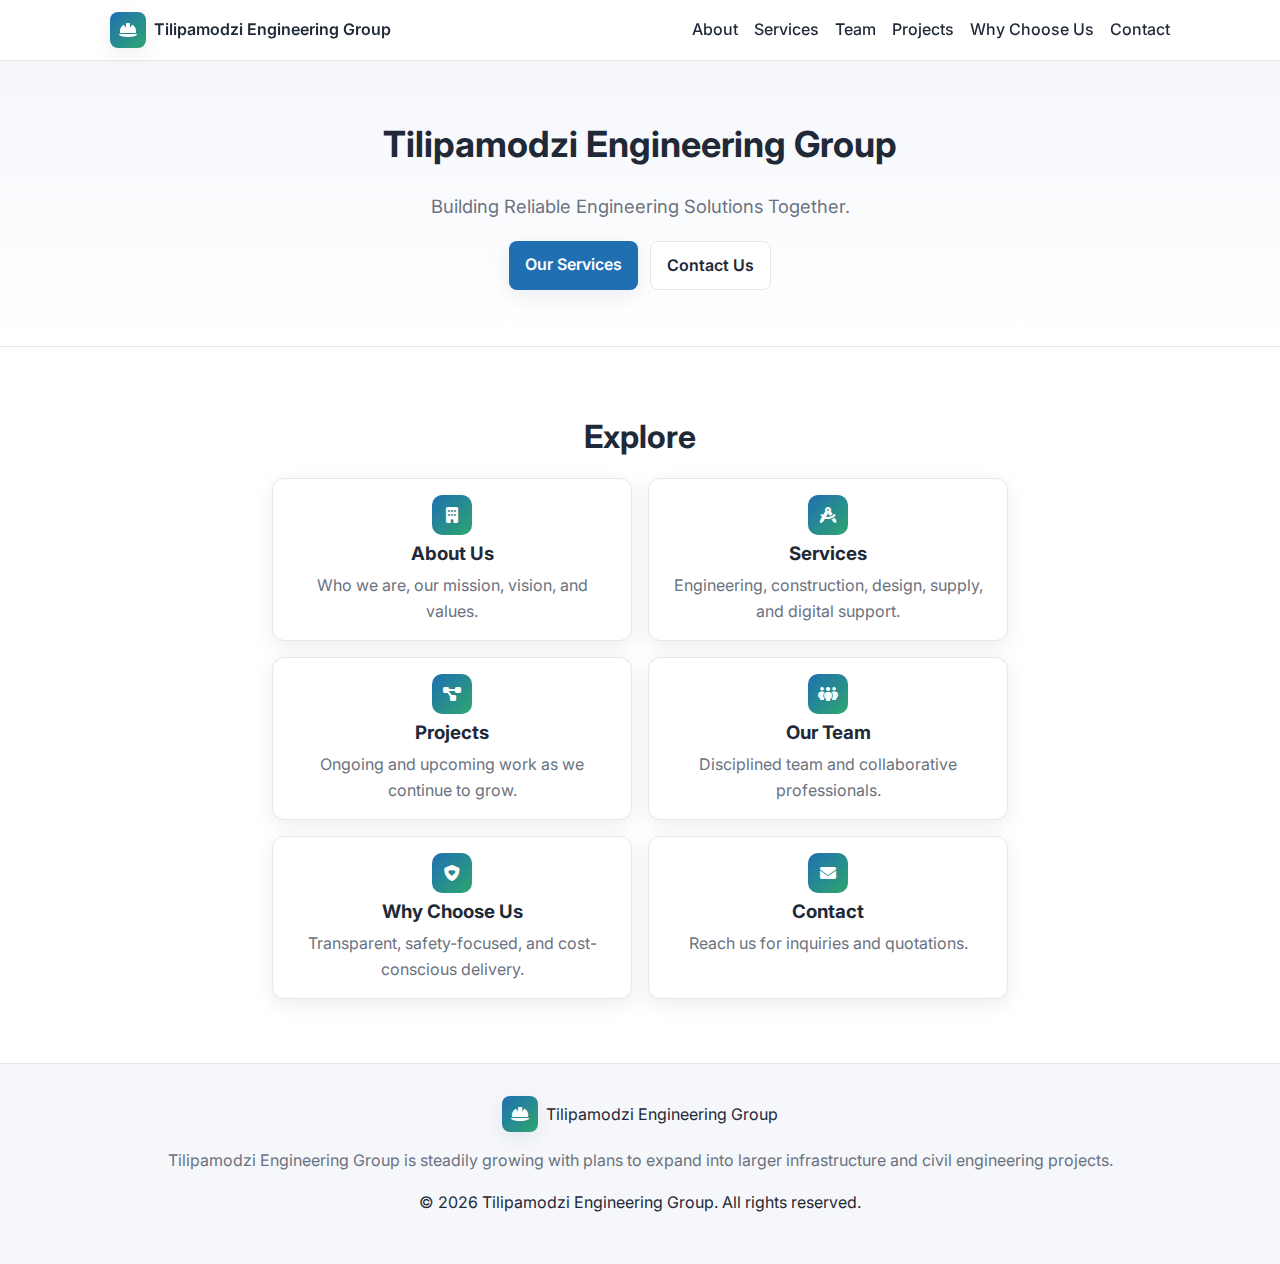
<file: index.html>
<!DOCTYPE html>
<html lang="en">
<head>
  <meta charset="UTF-8" />
  <meta name="viewport" content="width=device-width, initial-scale=1" />
  <title>Tilipamodzi Engineering Group — Malawi</title>
  <meta name="description" content="Tilipamodzi Engineering Group is a multidisciplinary engineering and construction company in Malawi providing reliable, affordable, and sustainable solutions." />
  <!-- Google Fonts -->
  <link href="https://fonts.googleapis.com/css2?family=Inter:wght@300;400;500;600;700&display=swap" rel="stylesheet">
  <!-- Font Awesome (logo icon) - no SRI to avoid mismatch issues -->
  <link rel="stylesheet" href="https://cdnjs.cloudflare.com/ajax/libs/font-awesome/6.5.0/css/all.min.css" referrerpolicy="no-referrer" />
  <link rel="stylesheet" href="assets/css/styles.css" />
</head>
<body>
  <!-- Header / Navigation -->
  <header class="site-header">
    <nav class="nav">
      <a href="index.html#home" class="brand" aria-label="Tilipamodzi Engineering Group home">
        <span class="logo" aria-hidden="true"><i class="fa-solid fa-hard-hat"></i></span>
        <span class="brand-name">Tilipamodzi Engineering Group</span>
      </a>
      <button class="nav-toggle" aria-label="Toggle menu" aria-expanded="false">
        <span class="bar"></span>
        <span class="bar"></span>
        <span class="bar"></span>
      </button>
      <ul class="nav-links">
        <li><a href="about.html">About</a></li>
        <li><a href="services.html">Services</a></li>
        <li><a href="team.html">Team</a></li>
        <li><a href="projects.html">Projects</a></li>
        <li><a href="why.html">Why Choose Us</a></li>
        <li><a href="contact.html">Contact</a></li>
      </ul>
    </nav>
  </header>

  <main id="home">
    <!-- Hero Section -->
    <section class="hero" aria-label="Hero">
      <div class="container hero-content">
        <h1>Tilipamodzi Engineering Group</h1>
        <p class="tagline">Building Reliable Engineering Solutions Together.</p>
        <div class="hero-actions">
          <a class="btn primary" href="services.html">Our Services</a>
          <a class="btn outline" href="contact.html">Contact Us</a>
        </div>
      </div>
    </section>
    
    <!-- Quick Links -->
    <section class="section centered-page" aria-label="Explore">
      <div class="container">
        <h2>Explore</h2>
        <div class="link-grid center">
          <a class="link-card" href="about.html">
            <div class="link-card-icon"><i class="fa-solid fa-building"></i></div>
            <h3>About Us</h3>
            <p>Who we are, our mission, vision, and values.</p>
          </a>
          <a class="link-card" href="services.html">
            <div class="link-card-icon"><i class="fa-solid fa-compass-drafting"></i></div>
            <h3>Services</h3>
            <p>Engineering, construction, design, supply, and digital support.</p>
          </a>
          <a class="link-card" href="projects.html">
            <div class="link-card-icon"><i class="fa-solid fa-diagram-project"></i></div>
            <h3>Projects</h3>
            <p>Ongoing and upcoming work as we continue to grow.</p>
          </a>
          <a class="link-card" href="team.html">
            <div class="link-card-icon"><i class="fa-solid fa-people-group"></i></div>
            <h3>Our Team</h3>
            <p>Disciplined team and collaborative professionals.</p>
          </a>
          <a class="link-card" href="why.html">
            <div class="link-card-icon"><i class="fa-solid fa-shield-heart"></i></div>
            <h3>Why Choose Us</h3>
            <p>Transparent, safety-focused, and cost-conscious delivery.</p>
          </a>
          <a class="link-card" href="contact.html">
            <div class="link-card-icon"><i class="fa-solid fa-envelope"></i></div>
            <h3>Contact</h3>
            <p>Reach us for inquiries and quotations.</p>
          </a>
        </div>
      </div>
    </section>
  </main>

  <!-- Footer -->
  <footer class="site-footer">
    <div class="container footer-content">
      <div class="footer-brand">
        <span class="logo" aria-hidden="true"><i class="fa-solid fa-hard-hat"></i></span>
        <span class="brand-name">Tilipamodzi Engineering Group</span>
      </div>
      <p class="footer-growth">Tilipamodzi Engineering Group is steadily growing with plans to expand into larger infrastructure and civil engineering projects.</p>
      <p class="copyright">&copy; <span id="year"></span> Tilipamodzi Engineering Group. All rights reserved.</p>
    </div>
  </footer>

  <script src="assets/js/main.js"></script>
</body>
</html>
</file>
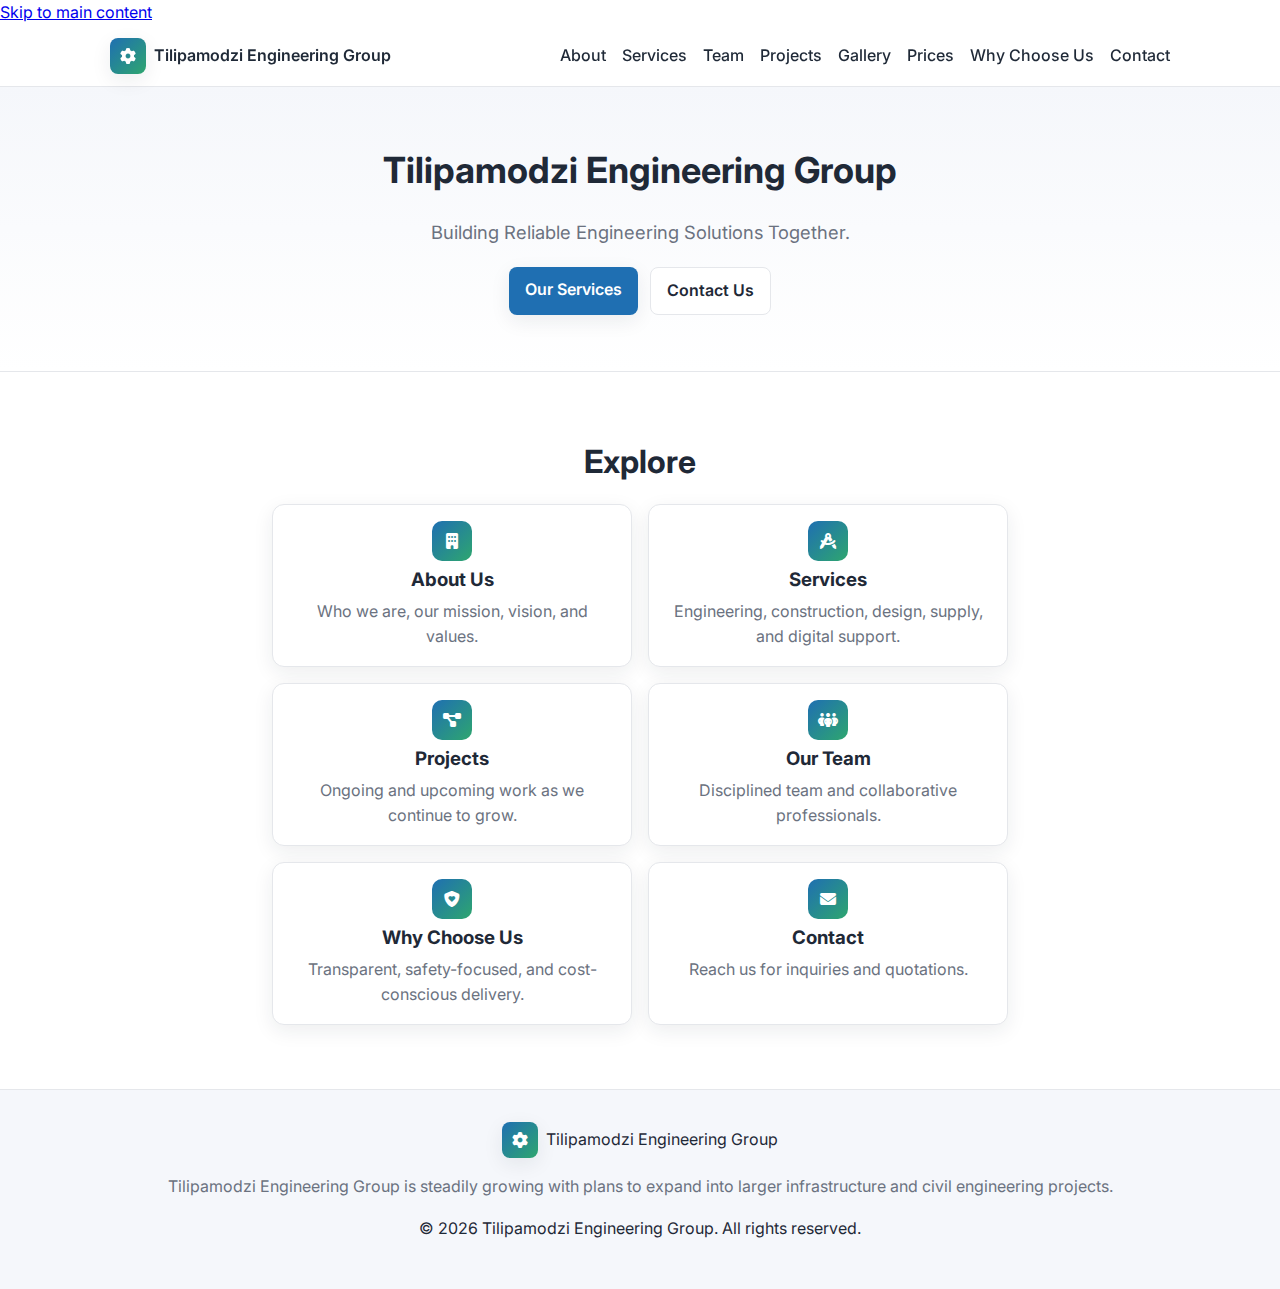
<file: docs/index.html>
<!DOCTYPE html>
<html lang="en">
<head>
  <meta charset="UTF-8" />
  <meta name="viewport" content="width=device-width, initial-scale=1" />
  <title>Tilipamodzi Engineering Group — Malawi</title>
  <meta name="description" content="Tilipamodzi Engineering Group is a multidisciplinary engineering and construction company in Malawi providing reliable, affordable, and sustainable solutions." />
  <link href="https://fonts.googleapis.com/css2?family=Inter:wght@300;400;500;600;700&display=swap" rel="stylesheet">
  <link rel="stylesheet" href="https://cdnjs.cloudflare.com/ajax/libs/font-awesome/6.5.0/css/all.min.css" referrerpolicy="no-referrer" />
  <link rel="stylesheet" href="assets/css/styles.css" />
</head>
<body>
  <a class="skip-link" href="#main-content">Skip to main content</a>
  <header class="site-header">
    <nav class="nav">
      <a href="index.html#home" class="brand" aria-label="Tilipamodzi Engineering Group home">
        <span class="logo" aria-hidden="true"><i class="fa-solid fa-gear"></i></span>
        <span class="brand-name">Tilipamodzi Engineering Group</span>
      </a>
      <button class="nav-toggle" aria-label="Toggle menu" aria-expanded="false" aria-controls="primary-navigation">
        <span class="bar"></span><span class="bar"></span><span class="bar"></span>
      </button>
      <ul class="nav-links" id="primary-navigation">
        <li><a href="about.html">About</a></li>
        <li><a href="services.html">Services</a></li>
        <li><a href="team.html">Team</a></li>
        <li><a href="projects.html">Projects</a></li>
        <li><a href="gallery.html">Gallery</a></li>
        <li><a href="prices.html">Prices</a></li>
        <li><a href="why.html">Why Choose Us</a></li>
        <li><a href="contact.html">Contact</a></li>
      </ul>
    </nav>
  </header>

  <main id="main-content">
    <!-- Hero Section -->
    <section class="hero" aria-label="Hero">
      <div class="container hero-content">
        <h1>Tilipamodzi Engineering Group</h1>
        <p class="tagline">Building Reliable Engineering Solutions Together.</p>
        <div class="hero-actions">
          <a class="btn primary" href="services.html">Our Services</a>
          <a class="btn outline" href="contact.html">Contact Us</a>
        </div>
      </div>
    </section>

    <!-- Explore links -->
    <section class="section centered-page" aria-label="Explore">
      <div class="container">
        <h2>Explore</h2>
        <div class="link-grid center">
          <a class="link-card" href="about.html">
            <div class="link-card-icon"><i class="fa-solid fa-building"></i></div>
            <h3>About Us</h3>
            <p>Who we are, our mission, vision, and values.</p>
          </a>
          <a class="link-card" href="services.html">
            <div class="link-card-icon"><i class="fa-solid fa-compass-drafting"></i></div>
            <h3>Services</h3>
            <p>Engineering, construction, design, supply, and digital support.</p>
          </a>
          <a class="link-card" href="projects.html">
            <div class="link-card-icon"><i class="fa-solid fa-diagram-project"></i></div>
            <h3>Projects</h3>
            <p>Ongoing and upcoming work as we continue to grow.</p>
          </a>
          <a class="link-card" href="team.html">
            <div class="link-card-icon"><i class="fa-solid fa-people-group"></i></div>
            <h3>Our Team</h3>
            <p>Disciplined team and collaborative professionals.</p>
          </a>
          <a class="link-card" href="why.html">
            <div class="link-card-icon"><i class="fa-solid fa-shield-heart"></i></div>
            <h3>Why Choose Us</h3>
            <p>Transparent, safety-focused, and cost-conscious delivery.</p>
          </a>
          <a class="link-card" href="contact.html">
            <div class="link-card-icon"><i class="fa-solid fa-envelope"></i></div>
            <h3>Contact</h3>
            <p>Reach us for inquiries and quotations.</p>
          </a>
        </div>
      </div>
    </section>
  </main>

  <footer class="site-footer">
    <div class="container footer-content">
      <div class="footer-brand">
        <span class="logo" aria-hidden="true"><i class="fa-solid fa-gear"></i></span>
        <span class="brand-name">Tilipamodzi Engineering Group</span>
      </div>
      <p class="footer-growth">Tilipamodzi Engineering Group is steadily growing with plans to expand into larger infrastructure and civil engineering projects.</p>
      <p class="copyright">&copy; <span id="year"></span> Tilipamodzi Engineering Group. All rights reserved.</p>
    </div>
  </footer>

  <script src="assets/js/main.js"></script>
</body>
</html>
</file>
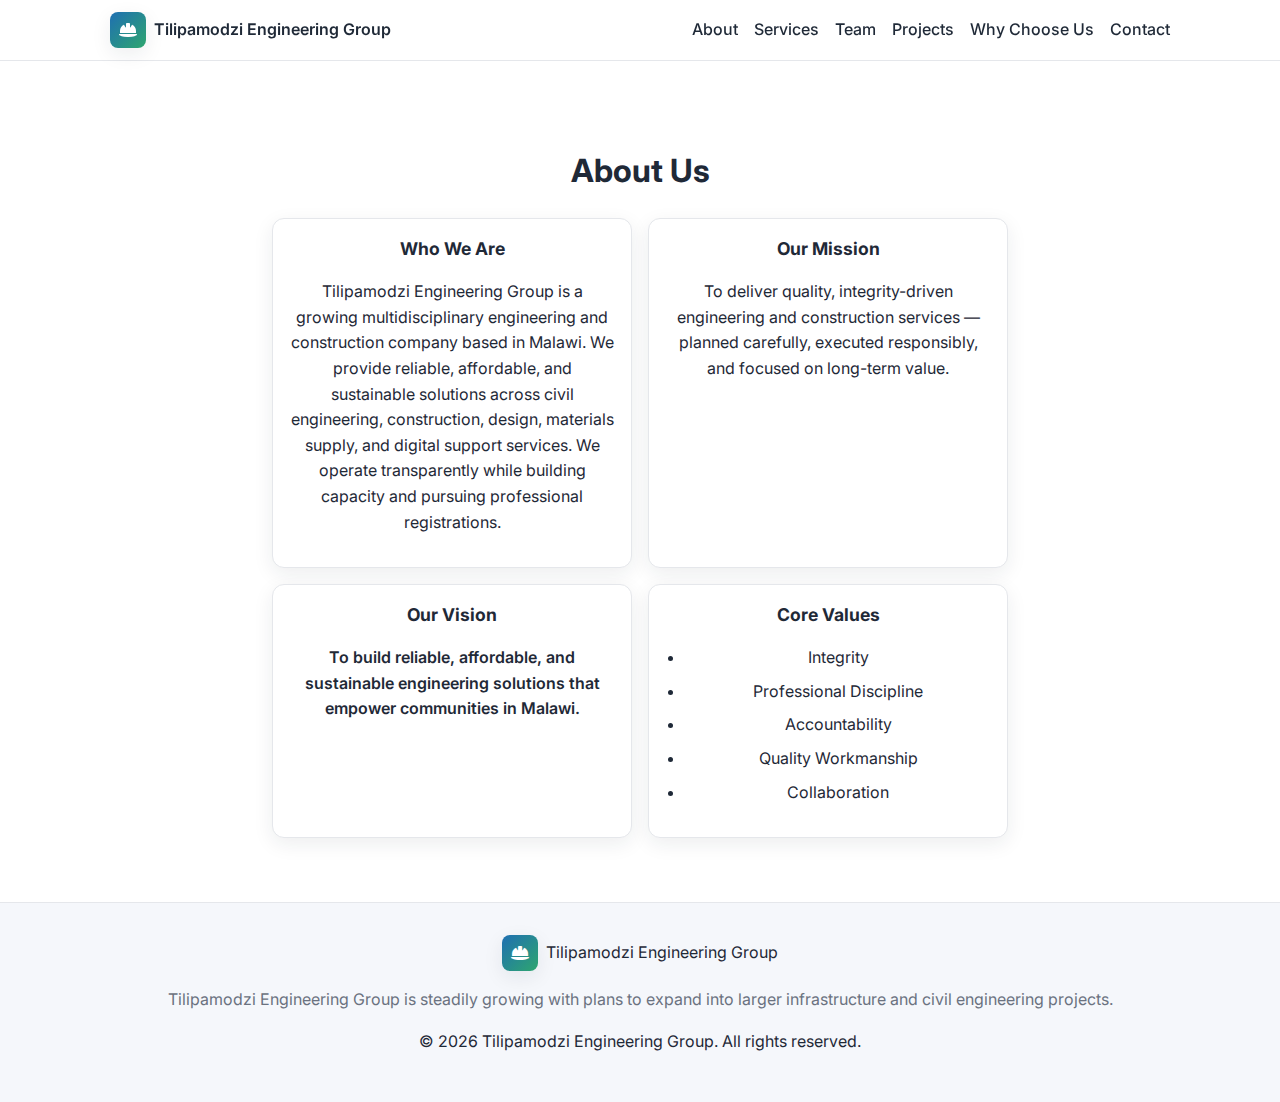
<file: about.html>
<!DOCTYPE html>
<html lang="en">
<head>
  <meta charset="UTF-8" />
  <meta name="viewport" content="width=device-width, initial-scale=1" />
  <title>About — Tilipamodzi Engineering Group</title>
  <meta name="description" content="About Tilipamodzi Engineering Group — a multidisciplinary engineering and construction company in Malawi." />
  <link href="https://fonts.googleapis.com/css2?family=Inter:wght@300;400;500;600;700&display=swap" rel="stylesheet">
  <link rel="stylesheet" href="https://cdnjs.cloudflare.com/ajax/libs/font-awesome/6.5.0/css/all.min.css" referrerpolicy="no-referrer" />
  <link rel="stylesheet" href="assets/css/styles.css" />
</head>
<body>
  <header class="site-header">
    <nav class="nav">
      <a href="index.html#home" class="brand" aria-label="Tilipamodzi Engineering Group home">
        <span class="logo" aria-hidden="true"><i class="fa-solid fa-hard-hat"></i></span>
        <span class="brand-name">Tilipamodzi Engineering Group</span>
      </a>
      <button class="nav-toggle" aria-label="Toggle menu" aria-expanded="false">
        <span class="bar"></span><span class="bar"></span><span class="bar"></span>
      </button>
      <ul class="nav-links">
        <li><a href="about.html" aria-current="page">About</a></li>
        <li><a href="services.html">Services</a></li>
        <li><a href="team.html">Team</a></li>
        <li><a href="projects.html">Projects</a></li>
        <li><a href="why.html">Why Choose Us</a></li>
        <li><a href="contact.html">Contact</a></li>
      </ul>
    </nav>
  </header>

  <main>
    <section class="section centered-page" aria-label="About Us">
      <div class="container">
        <h1>About Us</h1>
        <div class="cards-grid center">
          <article class="card">
            <h3>Who We Are</h3>
            <p>
              Tilipamodzi Engineering Group is a growing multidisciplinary engineering and construction company based in Malawi.
              We provide reliable, affordable, and sustainable solutions across civil engineering, construction, design, materials supply,
              and digital support services. We operate transparently while building capacity and pursuing professional registrations.
            </p>
          </article>
          <article class="card">
            <h3>Our Mission</h3>
            <p>
              To deliver quality, integrity-driven engineering and construction services — planned carefully, executed responsibly,
              and focused on long-term value.
            </p>
          </article>
          <article class="card">
            <h3>Our Vision</h3>
            <p class="vision">To build reliable, affordable, and sustainable engineering solutions that empower communities in Malawi.</p>
          </article>
          <article class="card">
            <h3>Core Values</h3>
            <ul class="bullet-list">
              <li>Integrity</li>
              <li>Professional Discipline</li>
              <li>Accountability</li>
              <li>Quality Workmanship</li>
              <li>Collaboration</li>
            </ul>
          </article>
        </div>
      </div>
    </section>
  </main>

  <footer class="site-footer">
    <div class="container footer-content">
      <div class="footer-brand">
        <span class="logo" aria-hidden="true"><i class="fa-solid fa-hard-hat"></i></span>
        <span class="brand-name">Tilipamodzi Engineering Group</span>
      </div>
      <p class="footer-growth">Tilipamodzi Engineering Group is steadily growing with plans to expand into larger infrastructure and civil engineering projects.</p>
      <p class="copyright">&copy; <span id="year"></span> Tilipamodzi Engineering Group. All rights reserved.</p>
    </div>
  </footer>

  <script src="assets/js/main.js"></script>
</body>
</html>
</file>
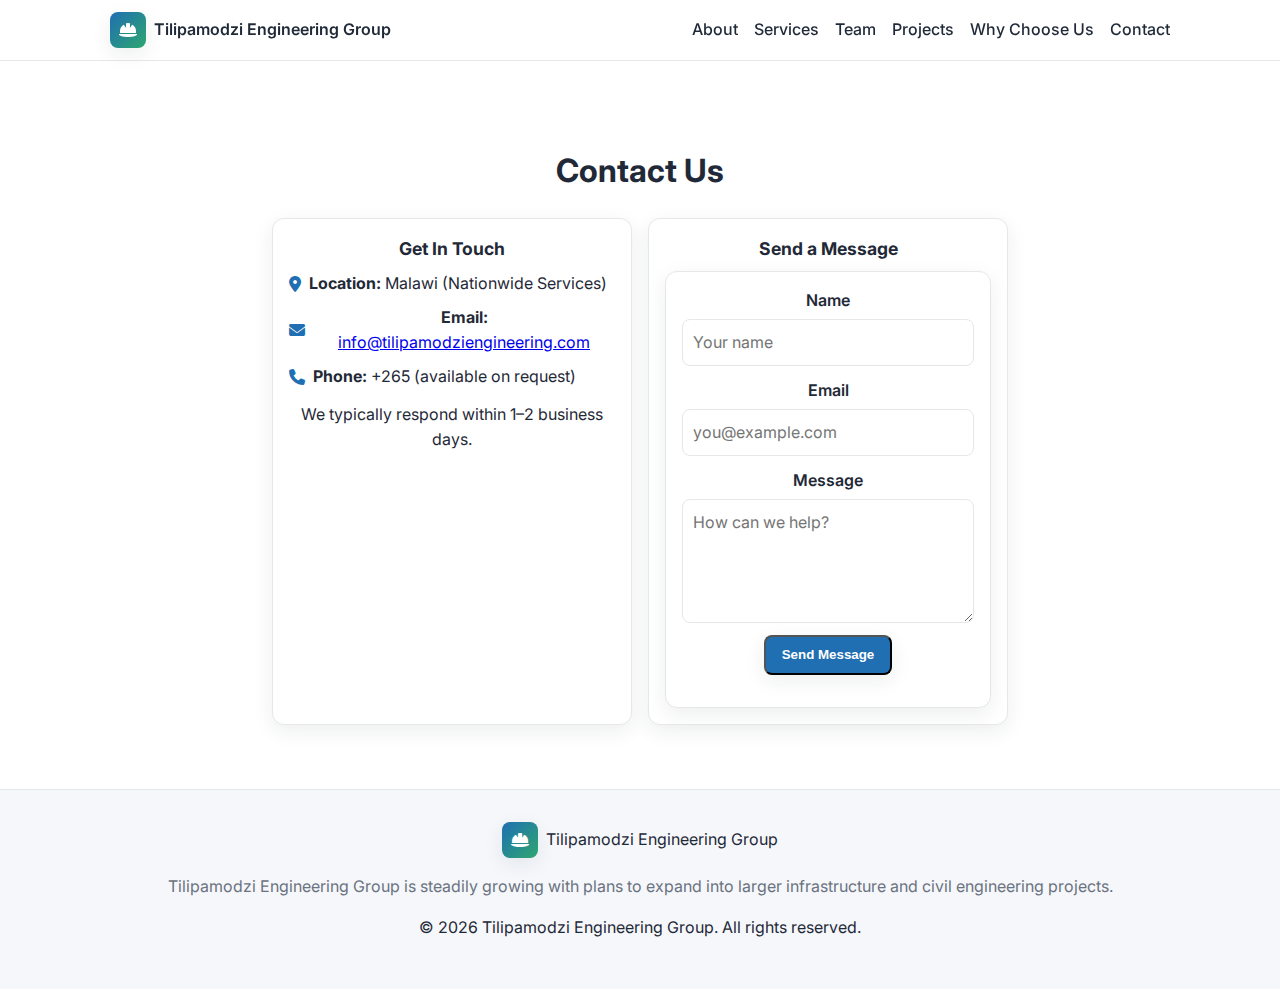
<file: contact.html>
<!DOCTYPE html>
<html lang="en">
<head>
  <meta charset="UTF-8" />
  <meta name="viewport" content="width=device-width, initial-scale=1" />
  <title>Contact — Tilipamodzi Engineering Group</title>
  <meta name="description" content="Contact Tilipamodzi Engineering Group in Malawi for engineering and construction services." />
  <link href="https://fonts.googleapis.com/css2?family=Inter:wght@300;400;500;600;700&display=swap" rel="stylesheet">
  <link rel="stylesheet" href="https://cdnjs.cloudflare.com/ajax/libs/font-awesome/6.5.0/css/all.min.css" referrerpolicy="no-referrer" />
  <link rel="stylesheet" href="assets/css/styles.css" />
</head>
<body>
  <header class="site-header">
    <nav class="nav">
      <a href="index.html#home" class="brand" aria-label="Tilipamodzi Engineering Group home">
        <span class="logo" aria-hidden="true"><i class="fa-solid fa-hard-hat"></i></span>
        <span class="brand-name">Tilipamodzi Engineering Group</span>
      </a>
      <button class="nav-toggle" aria-label="Toggle menu" aria-expanded="false">
        <span class="bar"></span><span class="bar"></span><span class="bar"></span>
      </button>
      <ul class="nav-links">
        <li><a href="about.html">About</a></li>
        <li><a href="services.html">Services</a></li>
        <li><a href="team.html">Team</a></li>
        <li><a href="projects.html">Projects</a></li>
        <li><a href="why.html">Why Choose Us</a></li>
        <li><a href="contact.html" aria-current="page">Contact</a></li>
      </ul>
    </nav>
  </header>

  <main>
    <section class="section centered-page" aria-label="Contact">
      <div class="container">
        <h1>Contact Us</h1>
        <div class="cards-grid center">
          <article class="card">
            <h3>Get In Touch</h3>
            <ul class="contact-list">
              <li class="contact-item">
                <i class="fa-solid fa-location-dot" aria-hidden="true"></i>
                <span><strong>Location:</strong> Malawi (Nationwide Services)</span>
              </li>
              <li class="contact-item">
                <i class="fa-solid fa-envelope" aria-hidden="true"></i>
                <span><strong>Email:</strong> <a href="mailto:info@tilipamodziengineering.com">info@tilipamodziengineering.com</a></span>
              </li>
              <li class="contact-item">
                <i class="fa-solid fa-phone" aria-hidden="true"></i>
                <span><strong>Phone:</strong> +265 (available on request)</span>
              </li>
            </ul>
            <p class="note">We typically respond within 1–2 business days.</p>
          </article>
          <article class="card">
            <h3>Send a Message</h3>
            <form class="contact-form" id="contactForm" novalidate>
              <div class="form-field">
                <label for="name">Name</label>
                <input type="text" id="name" name="name" required placeholder="Your name" />
              </div>
              <div class="form-field">
                <label for="email">Email</label>
                <input type="email" id="email" name="email" required placeholder="you@example.com" />
              </div>
              <div class="form-field">
                <label for="message">Message</label>
                <textarea id="message" name="message" rows="4" required placeholder="How can we help?"></textarea>
              </div>
              <button type="submit" class="btn primary">Send Message</button>
              <p class="form-status" id="formStatus" role="status" aria-live="polite"></p>
            </form>
          </article>
        </div>
      </div>
    </section>
  </main>

  <footer class="site-footer">
    <div class="container footer-content">
      <div class="footer-brand">
        <span class="logo" aria-hidden="true"><i class="fa-solid fa-hard-hat"></i></span>
        <span class="brand-name">Tilipamodzi Engineering Group</span>
      </div>
      <p class="footer-growth">Tilipamodzi Engineering Group is steadily growing with plans to expand into larger infrastructure and civil engineering projects.</p>
      <p class="copyright">&copy; <span id="year"></span> Tilipamodzi Engineering Group. All rights reserved.</p>
    </div>
  </footer>

  <script src="assets/js/main.js"></script>
</body>
</html>
</file>
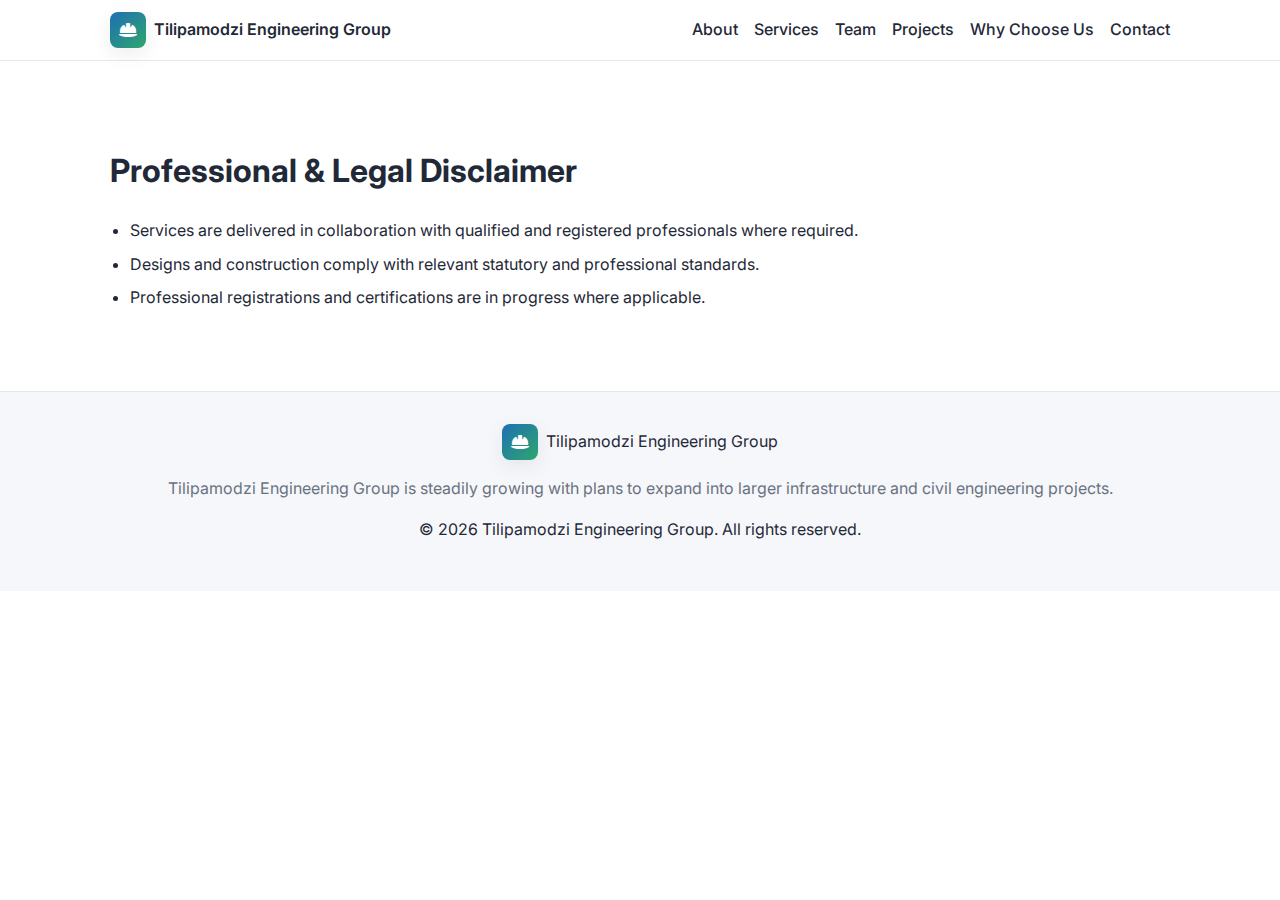
<file: disclaimer.html>
<!DOCTYPE html>
<html lang="en">
<head>
  <meta charset="UTF-8" />
  <meta name="viewport" content="width=device-width, initial-scale=1" />
  <title>Disclaimer — Tilipamodzi Engineering Group</title>
  <meta name="description" content="Professional and legal disclaimer for Tilipamodzi Engineering Group." />
  <link href="https://fonts.googleapis.com/css2?family=Inter:wght@300;400;500;600;700&display=swap" rel="stylesheet">
  <link rel="stylesheet" href="https://cdnjs.cloudflare.com/ajax/libs/font-awesome/6.5.0/css/all.min.css" referrerpolicy="no-referrer" />
  <link rel="stylesheet" href="assets/css/styles.css" />
</head>
<body>
  <header class="site-header">
    <nav class="nav">
      <a href="index.html#home" class="brand" aria-label="Tilipamodzi Engineering Group home">
        <span class="logo" aria-hidden="true"><i class="fa-solid fa-hard-hat"></i></span>
        <span class="brand-name">Tilipamodzi Engineering Group</span>
      </a>
      <button class="nav-toggle" aria-label="Toggle menu" aria-expanded="false">
        <span class="bar"></span><span class="bar"></span><span class="bar"></span>
      </button>
      <ul class="nav-links">
        <li><a href="about.html">About</a></li>
        <li><a href="services.html">Services</a></li>
        <li><a href="team.html">Team</a></li>
        <li><a href="projects.html">Projects</a></li>
        <li><a href="why.html">Why Choose Us</a></li>
        <li><a href="contact.html">Contact</a></li>
      </ul>
    </nav>
  </header>

  <main>
    <section class="section" aria-label="Professional & Legal Disclaimer">
      <div class="container">
        <h1>Professional &amp; Legal Disclaimer</h1>
        <ul class="bullet-list">
          <li>Services are delivered in collaboration with qualified and registered professionals where required.</li>
          <li>Designs and construction comply with relevant statutory and professional standards.</li>
          <li>Professional registrations and certifications are in progress where applicable.</li>
        </ul>
      </div>
    </section>
  </main>

  <footer class="site-footer">
    <div class="container footer-content">
      <div class="footer-brand">
        <span class="logo" aria-hidden="true"><i class="fa-solid fa-hard-hat"></i></span>
        <span class="brand-name">Tilipamodzi Engineering Group</span>
      </div>
      <p class="footer-growth">Tilipamodzi Engineering Group is steadily growing with plans to expand into larger infrastructure and civil engineering projects.</p>
      <p class="copyright">&copy; <span id="year"></span> Tilipamodzi Engineering Group. All rights reserved.</p>
    </div>
  </footer>

  <script src="assets/js/main.js"></script>
</body>
</html>
</file>
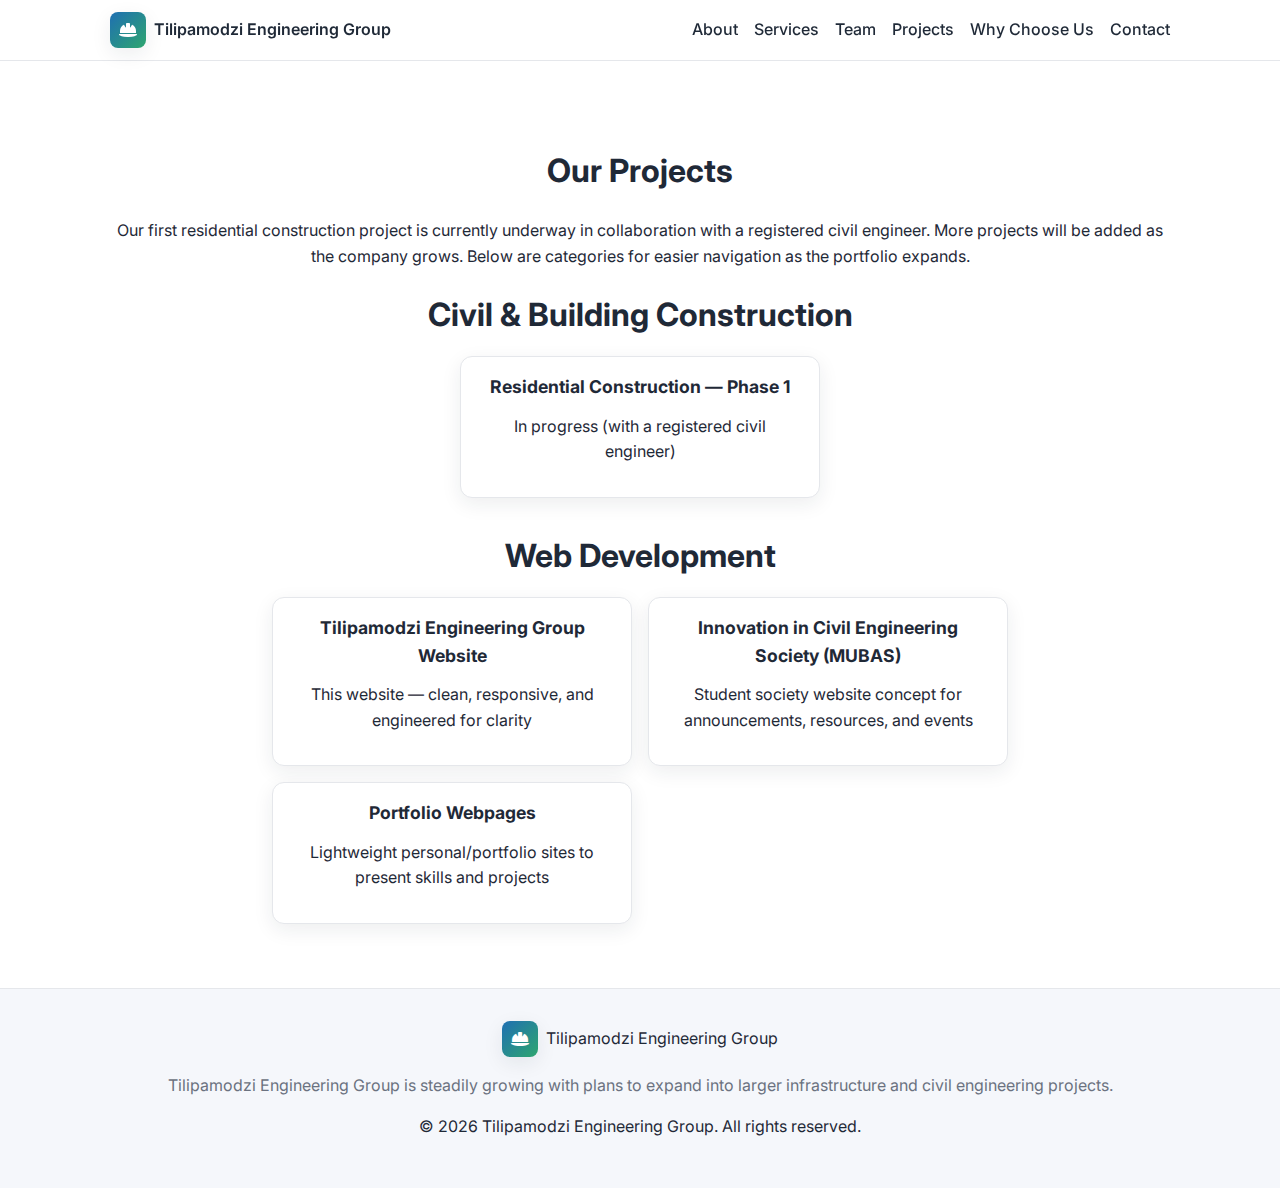
<file: projects.html>
<!DOCTYPE html>
<html lang="en">
<head>
  <meta charset="UTF-8" />
  <meta name="viewport" content="width=device-width, initial-scale=1" />
  <title>Projects — Tilipamodzi Engineering Group</title>
  <meta name="description" content="Projects by Tilipamodzi Engineering Group — ongoing and upcoming work." />
  <link href="https://fonts.googleapis.com/css2?family=Inter:wght@300;400;500;600;700&display=swap" rel="stylesheet">
  <link rel="stylesheet" href="https://cdnjs.cloudflare.com/ajax/libs/font-awesome/6.5.0/css/all.min.css" referrerpolicy="no-referrer" />
  <link rel="stylesheet" href="assets/css/styles.css" />
</head>
<body>
  <header class="site-header">
    <nav class="nav">
      <a href="index.html#home" class="brand" aria-label="Tilipamodzi Engineering Group home">
        <span class="logo" aria-hidden="true"><i class="fa-solid fa-hard-hat"></i></span>
        <span class="brand-name">Tilipamodzi Engineering Group</span>
      </a>
      <button class="nav-toggle" aria-label="Toggle menu" aria-expanded="false">
        <span class="bar"></span><span class="bar"></span><span class="bar"></span>
      </button>
      <ul class="nav-links">
        <li><a href="about.html">About</a></li>
        <li><a href="services.html">Services</a></li>
        <li><a href="team.html">Team</a></li>
        <li><a href="projects.html" aria-current="page">Projects</a></li>
        <li><a href="why.html">Why Choose Us</a></li>
        <li><a href="contact.html">Contact</a></li>
      </ul>
    </nav>
  </header>

  <main>
    <section class="section centered-page" aria-label="Projects">
      <div class="container">
        <h1>Our Projects</h1>
        <p>
          Our first residential construction project is currently underway in collaboration with a registered civil engineer.
          More projects will be added as the company grows. Below are categories for easier navigation as the portfolio expands.
        </p>

        <h2 style="margin-top:1.25rem">Civil &amp; Building Construction</h2>
        <div class="services-grid center" style="margin-top:0.5rem">
          <article class="service-card">
            <h3>Residential Construction — Phase 1</h3>
            <p class="note">In progress (with a registered civil engineer)</p>
          </article>
          <!-- Add more civil/building project cards here as work progresses -->
        </div>

        <h2 style="margin-top:2rem">Web Development</h2>
        <div class="services-grid center" style="margin-top:0.5rem">
          <article class="service-card">
            <h3>Tilipamodzi Engineering Group Website</h3>
            <p class="note">This website — clean, responsive, and engineered for clarity</p>
          </article>
          <article class="service-card">
            <h3>Innovation in Civil Engineering Society (MUBAS)</h3>
            <p class="note">Student society website concept for announcements, resources, and events</p>
          </article>
          <article class="service-card">
            <h3>Portfolio Webpages</h3>
            <p class="note">Lightweight personal/portfolio sites to present skills and projects</p>
          </article>
        </div>
      </div>
    </section>
  </main>

  <footer class="site-footer">
    <div class="container footer-content">
      <div class="footer-brand">
        <span class="logo" aria-hidden="true"><i class="fa-solid fa-hard-hat"></i></span>
        <span class="brand-name">Tilipamodzi Engineering Group</span>
      </div>
      <p class="footer-growth">Tilipamodzi Engineering Group is steadily growing with plans to expand into larger infrastructure and civil engineering projects.</p>
      <p class="copyright">&copy; <span id="year"></span> Tilipamodzi Engineering Group. All rights reserved.</p>
    </div>
  </footer>

  <script src="assets/js/main.js"></script>
</body>
</html>
</file>
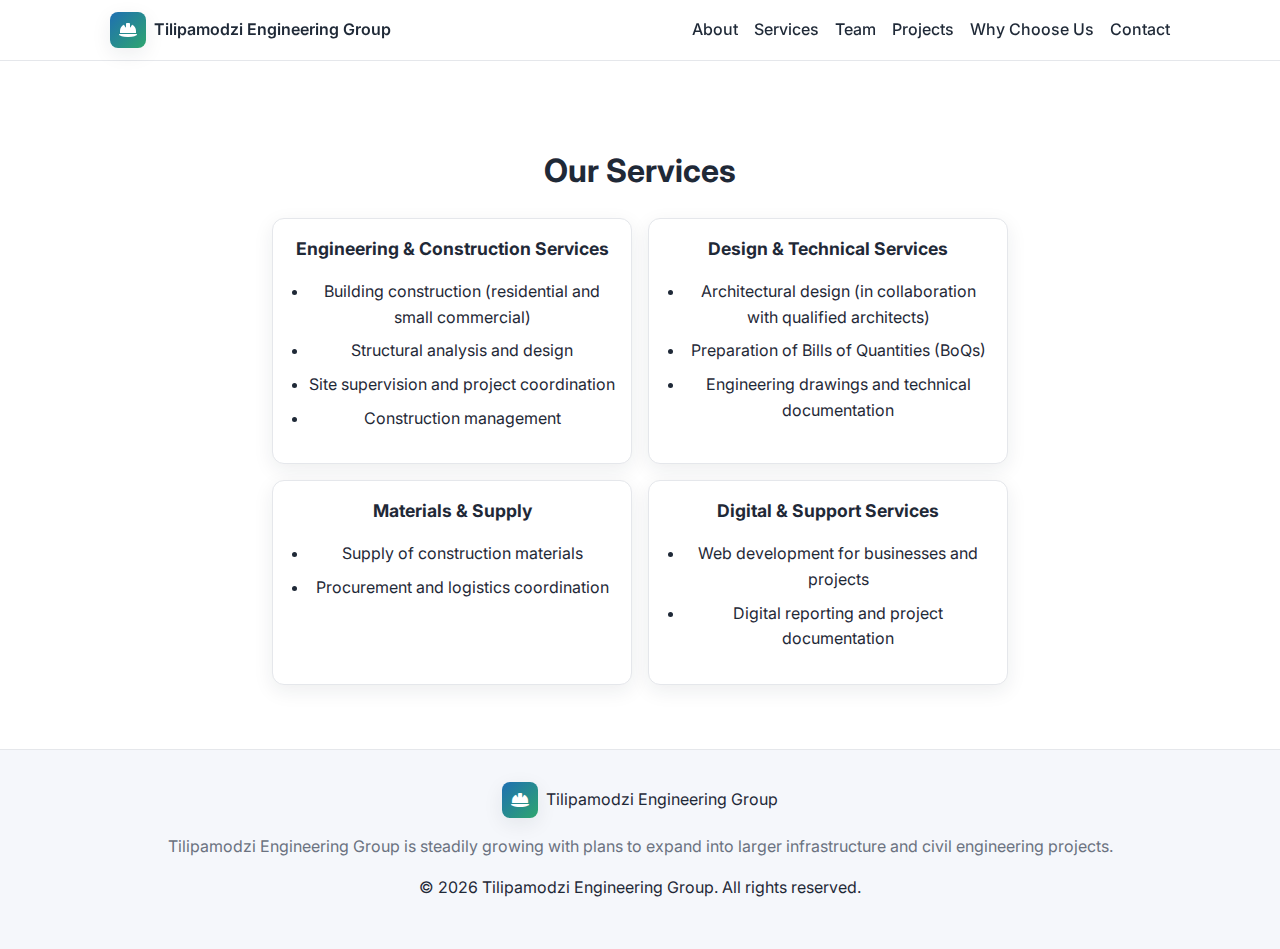
<file: services.html>
<!DOCTYPE html>
<html lang="en">
<head>
  <meta charset="UTF-8" />
  <meta name="viewport" content="width=device-width, initial-scale=1" />
  <title>Services — Tilipamodzi Engineering Group</title>
  <meta name="description" content="Engineering, construction, design, materials supply, and digital support services in Malawi." />
  <link href="https://fonts.googleapis.com/css2?family=Inter:wght@300;400;500;600;700&display=swap" rel="stylesheet">
  <link rel="stylesheet" href="https://cdnjs.cloudflare.com/ajax/libs/font-awesome/6.5.0/css/all.min.css" referrerpolicy="no-referrer" />
  <link rel="stylesheet" href="assets/css/styles.css" />
</head>
<body>
  <header class="site-header">
    <nav class="nav">
      <a href="index.html#home" class="brand" aria-label="Tilipamodzi Engineering Group home">
        <span class="logo" aria-hidden="true"><i class="fa-solid fa-hard-hat"></i></span>
        <span class="brand-name">Tilipamodzi Engineering Group</span>
      </a>
      <button class="nav-toggle" aria-label="Toggle menu" aria-expanded="false">
        <span class="bar"></span><span class="bar"></span><span class="bar"></span>
      </button>
      <ul class="nav-links">
        <li><a href="about.html">About</a></li>
        <li><a href="services.html" aria-current="page">Services</a></li>
        <li><a href="team.html">Team</a></li>
        <li><a href="projects.html">Projects</a></li>
        <li><a href="why.html">Why Choose Us</a></li>
        <li><a href="contact.html">Contact</a></li>
      </ul>
    </nav>
  </header>

  <main>
    <section class="section centered-page" aria-label="Services">
      <div class="container">
        <h1>Our Services</h1>
        <div class="services-grid center">
          <article class="service-card">
            <h3>Engineering &amp; Construction Services</h3>
            <ul class="bullet-list">
              <li>Building construction (residential and small commercial)</li>
              <li>Structural analysis and design</li>
              <li>Site supervision and project coordination</li>
              <li>Construction management</li>
            </ul>
          </article>
          <article class="service-card">
            <h3>Design &amp; Technical Services</h3>
            <ul class="bullet-list">
              <li>Architectural design (in collaboration with qualified architects)</li>
              <li>Preparation of Bills of Quantities (BoQs)</li>
              <li>Engineering drawings and technical documentation</li>
            </ul>
          </article>
          <article class="service-card">
            <h3>Materials &amp; Supply</h3>
            <ul class="bullet-list">
              <li>Supply of construction materials</li>
              <li>Procurement and logistics coordination</li>
            </ul>
          </article>
          <article class="service-card">
            <h3>Digital &amp; Support Services</h3>
            <ul class="bullet-list">
              <li>Web development for businesses and projects</li>
              <li>Digital reporting and project documentation</li>
            </ul>
          </article>
        </div>
      </div>
    </section>
  </main>

  <footer class="site-footer">
    <div class="container footer-content">
      <div class="footer-brand">
        <span class="logo" aria-hidden="true"><i class="fa-solid fa-hard-hat"></i></span>
        <span class="brand-name">Tilipamodzi Engineering Group</span>
      </div>
      <p class="footer-growth">Tilipamodzi Engineering Group is steadily growing with plans to expand into larger infrastructure and civil engineering projects.</p>
      <p class="copyright">&copy; <span id="year"></span> Tilipamodzi Engineering Group. All rights reserved.</p>
    </div>
  </footer>

  <script src="assets/js/main.js"></script>
</body>
</html>
</file>
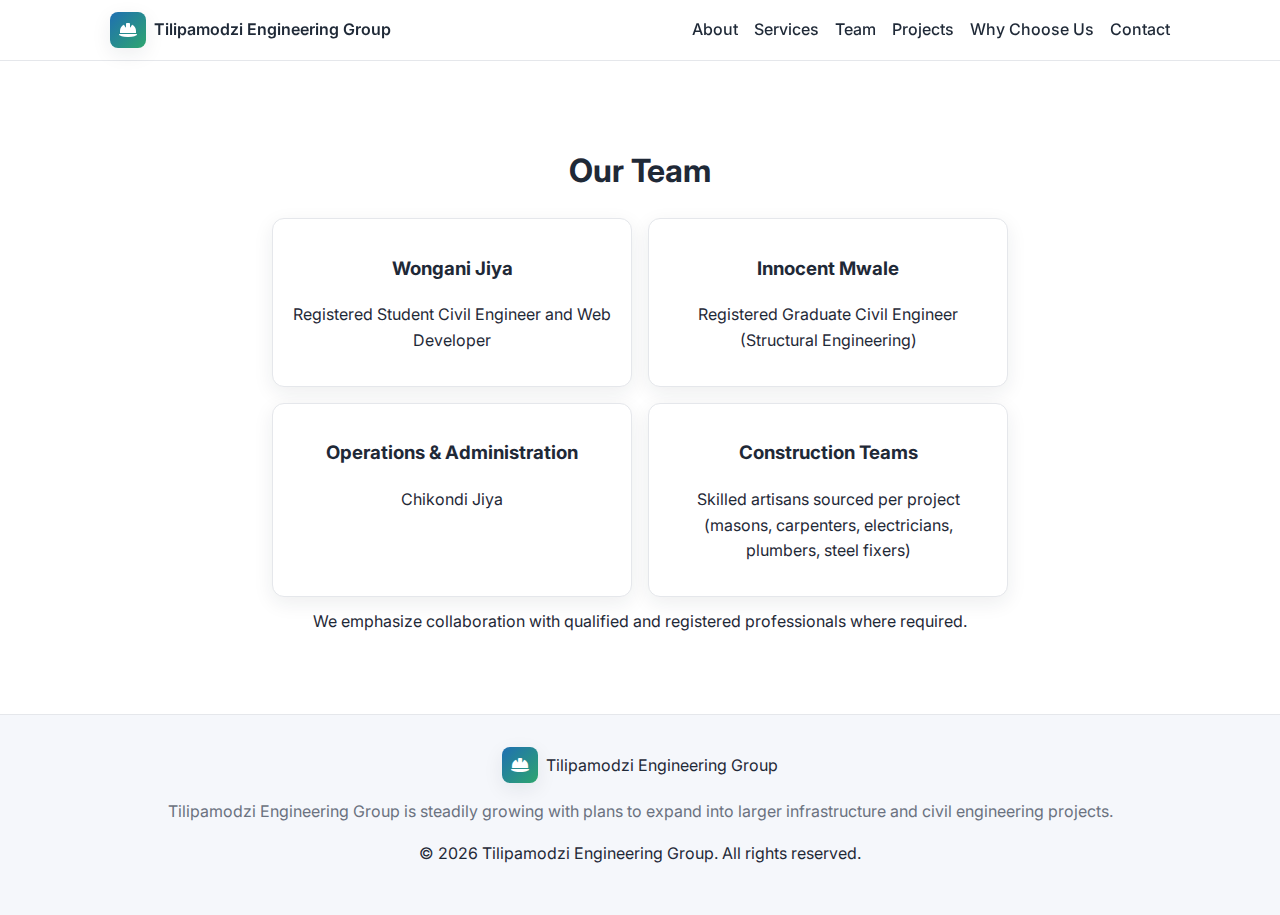
<file: team.html>
<!DOCTYPE html>
<html lang="en">
<head>
  <meta charset="UTF-8" />
  <meta name="viewport" content="width=device-width, initial-scale=1" />
  <title>Team — Tilipamodzi Engineering Group</title>
  <meta name="description" content="Meet the team behind Tilipamodzi Engineering Group." />
  <link href="https://fonts.googleapis.com/css2?family=Inter:wght@300;400;500;600;700&display=swap" rel="stylesheet">
  <link rel="stylesheet" href="https://cdnjs.cloudflare.com/ajax/libs/font-awesome/6.5.0/css/all.min.css" referrerpolicy="no-referrer" />
  <link rel="stylesheet" href="assets/css/styles.css" />
</head>
<body>
  <header class="site-header">
    <nav class="nav">
      <a href="index.html#home" class="brand" aria-label="Tilipamodzi Engineering Group home">
        <span class="logo" aria-hidden="true"><i class="fa-solid fa-hard-hat"></i></span>
        <span class="brand-name">Tilipamodzi Engineering Group</span>
      </a>
      <button class="nav-toggle" aria-label="Toggle menu" aria-expanded="false">
        <span class="bar"></span><span class="bar"></span><span class="bar"></span>
      </button>
      <ul class="nav-links">
        <li><a href="about.html">About</a></li>
        <li><a href="services.html">Services</a></li>
        <li><a href="team.html" aria-current="page">Team</a></li>
        <li><a href="projects.html">Projects</a></li>
        <li><a href="why.html">Why Choose Us</a></li>
        <li><a href="contact.html">Contact</a></li>
      </ul>
    </nav>
  </header>

  <main>
    <section class="section centered-page" aria-label="Our Team">
      <div class="container">
        <h1>Our Team</h1>
        <div class="team-list center">
          <div class="team-card">
            <h3>Wongani Jiya</h3>
            <p>Registered Student Civil Engineer and Web Developer</p>
          </div>
          <div class="team-card">
            <h3>Innocent Mwale</h3>
            <p>Registered Graduate Civil Engineer (Structural Engineering)</p>
          </div>
          <div class="team-card">
            <h3>Operations &amp; Administration</h3>
            <p>Chikondi Jiya</p>
          </div>
          <div class="team-card">
            <h3>Construction Teams</h3>
            <p>Skilled artisans sourced per project (masons, carpenters, electricians, plumbers, steel fixers)</p>
          </div>
        </div>
        <p class="note">We emphasize collaboration with qualified and registered professionals where required.</p>
      </div>
    </section>
  </main>

  <footer class="site-footer">
    <div class="container footer-content">
      <div class="footer-brand">
        <span class="logo" aria-hidden="true"><i class="fa-solid fa-hard-hat"></i></span>
        <span class="brand-name">Tilipamodzi Engineering Group</span>
      </div>
      <p class="footer-growth">Tilipamodzi Engineering Group is steadily growing with plans to expand into larger infrastructure and civil engineering projects.</p>
      <p class="copyright">&copy; <span id="year"></span> Tilipamodzi Engineering Group. All rights reserved.</p>
    </div>
  </footer>

  <script src="assets/js/main.js"></script>
</body>
</html>
</file>
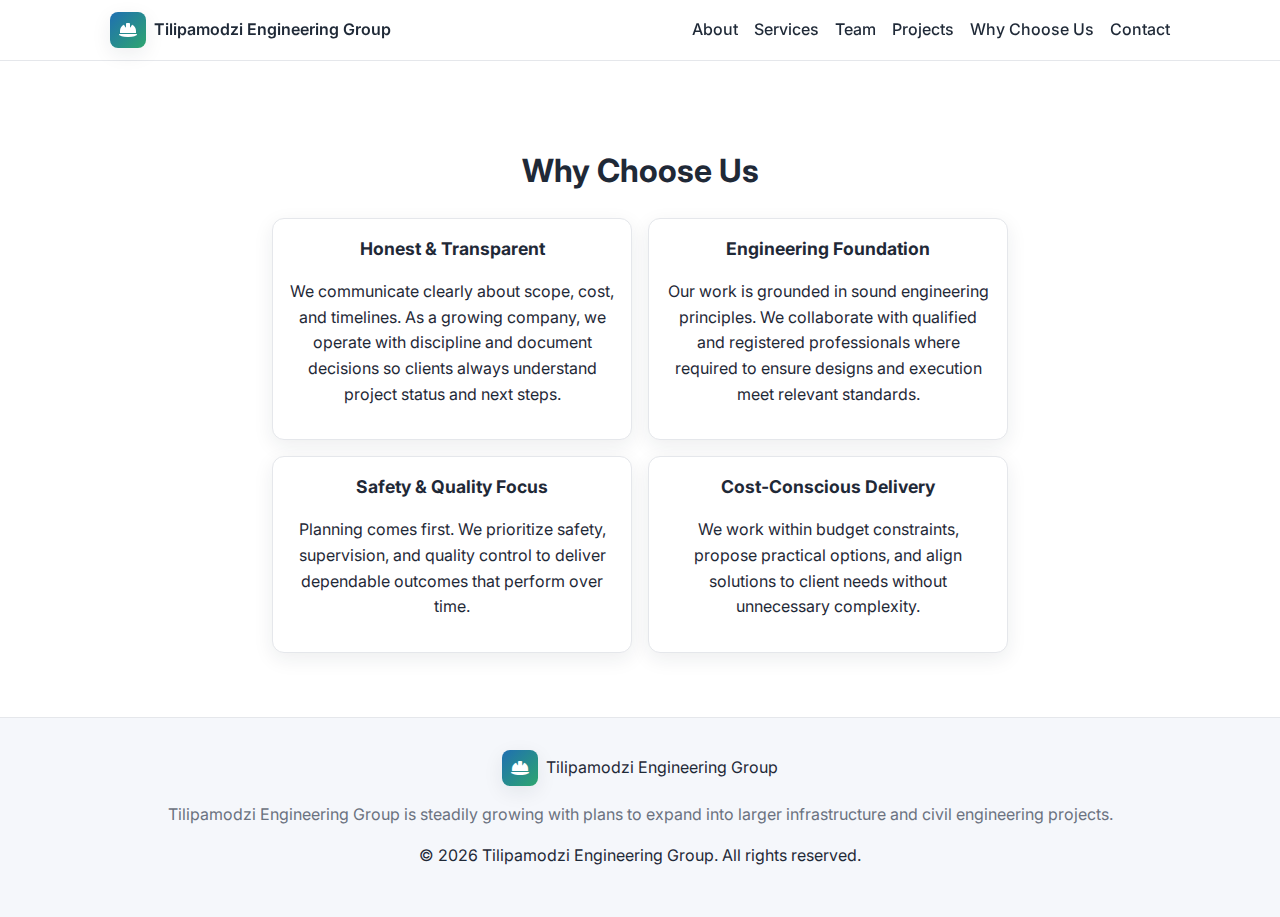
<file: why.html>
<!DOCTYPE html>
<html lang="en">
<head>
  <meta charset="UTF-8" />
  <meta name="viewport" content="width=device-width, initial-scale=1" />
  <title>Why Choose Us — Tilipamodzi Engineering Group</title>
  <meta name="description" content="Why clients choose Tilipamodzi Engineering Group — honest, disciplined, and quality-focused." />
  <link href="https://fonts.googleapis.com/css2?family=Inter:wght@300;400;500;600;700&display=swap" rel="stylesheet">
  <link rel="stylesheet" href="https://cdnjs.cloudflare.com/ajax/libs/font-awesome/6.5.0/css/all.min.css" referrerpolicy="no-referrer" />
  <link rel="stylesheet" href="assets/css/styles.css" />
</head>
<body>
  <header class="site-header">
    <nav class="nav">
      <a href="index.html#home" class="brand" aria-label="Tilipamodzi Engineering Group home">
        <span class="logo" aria-hidden="true"><i class="fa-solid fa-hard-hat"></i></span>
        <span class="brand-name">Tilipamodzi Engineering Group</span>
      </a>
      <button class="nav-toggle" aria-label="Toggle menu" aria-expanded="false">
        <span class="bar"></span><span class="bar"></span><span class="bar"></span>
      </button>
      <ul class="nav-links">
        <li><a href="about.html">About</a></li>
        <li><a href="services.html">Services</a></li>
        <li><a href="team.html">Team</a></li>
        <li><a href="projects.html">Projects</a></li>
        <li><a href="why.html" aria-current="page">Why Choose Us</a></li>
        <li><a href="contact.html">Contact</a></li>
      </ul>
    </nav>
  </header>

  <main>
    <section class="section centered-page" aria-label="Why Choose Us">
      <div class="container">
        <h1>Why Choose Us</h1>
        <div class="cards-grid center">
          <article class="card">
            <h3>Honest &amp; Transparent</h3>
            <p>
              We communicate clearly about scope, cost, and timelines. As a growing
              company, we operate with discipline and document decisions so clients
              always understand project status and next steps.
            </p>
          </article>
          <article class="card">
            <h3>Engineering Foundation</h3>
            <p>
              Our work is grounded in sound engineering principles. We collaborate
              with qualified and registered professionals where required to ensure
              designs and execution meet relevant standards.
            </p>
          </article>
          <article class="card">
            <h3>Safety &amp; Quality Focus</h3>
            <p>
              Planning comes first. We prioritize safety, supervision, and quality
              control to deliver dependable outcomes that perform over time.
            </p>
          </article>
          <article class="card">
            <h3>Cost‑Conscious Delivery</h3>
            <p>
              We work within budget constraints, propose practical options, and
              align solutions to client needs without unnecessary complexity.
            </p>
          </article>
        </div>
      </div>
    </section>
  </main>

  <footer class="site-footer">
    <div class="container footer-content">
      <div class="footer-brand">
        <span class="logo" aria-hidden="true"><i class="fa-solid fa-hard-hat"></i></span>
        <span class="brand-name">Tilipamodzi Engineering Group</span>
      </div>
      <p class="footer-growth">Tilipamodzi Engineering Group is steadily growing with plans to expand into larger infrastructure and civil engineering projects.</p>
      <p class="copyright">&copy; <span id="year"></span> Tilipamodzi Engineering Group. All rights reserved.</p>
    </div>
  </footer>

  <script src="assets/js/main.js"></script>
</body>
</html>
</file>
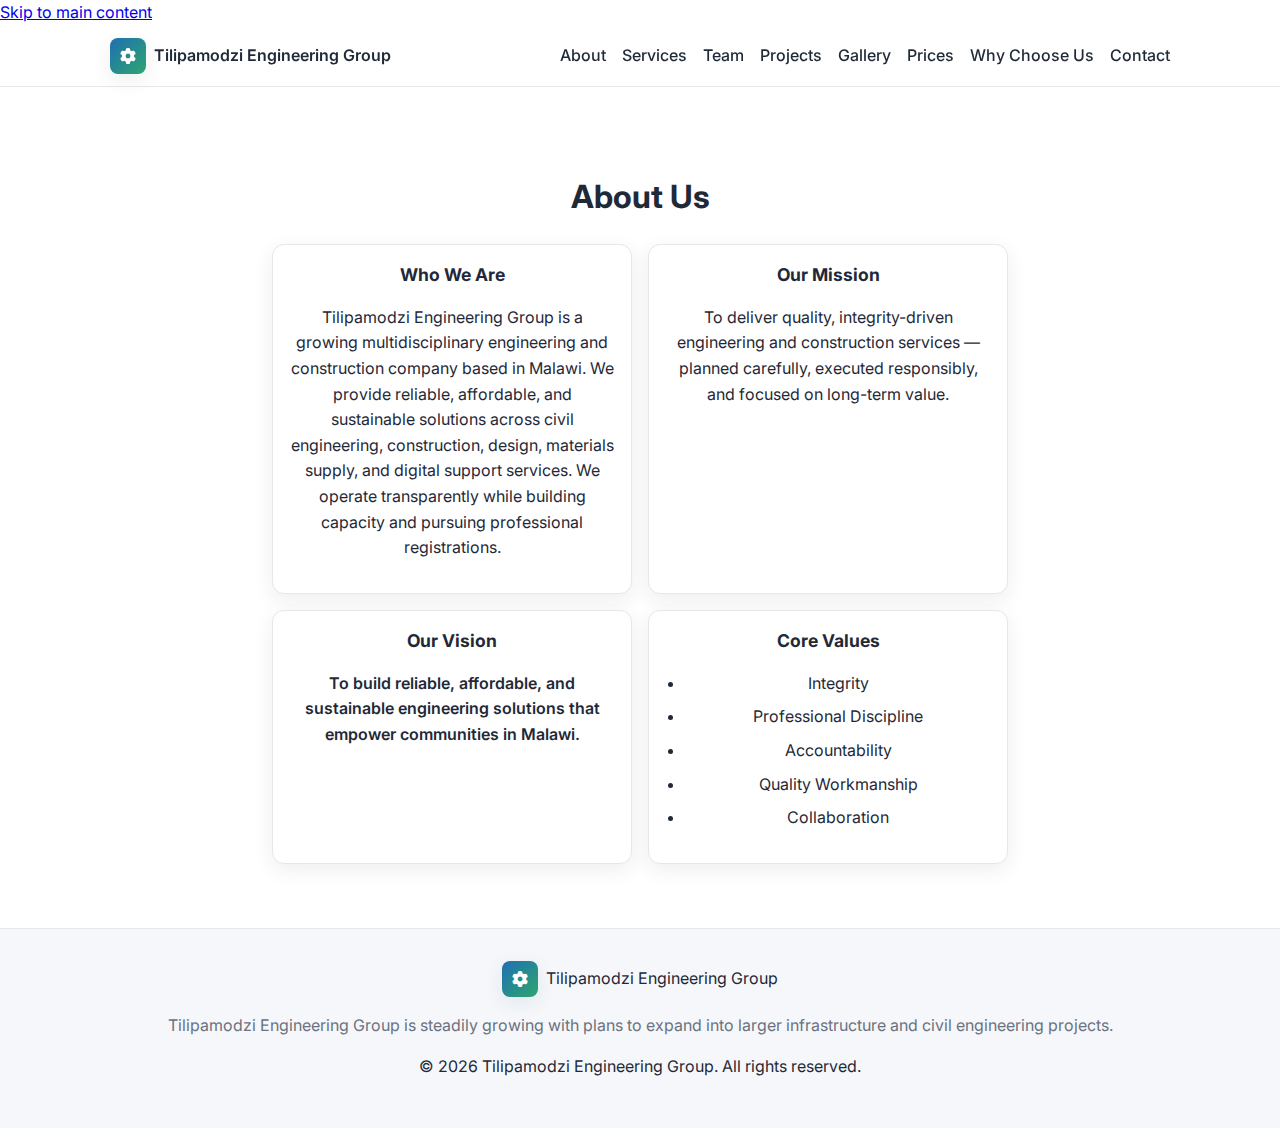
<file: docs/about.html>
<!DOCTYPE html>
<html lang="en">
<head>
  <meta charset="UTF-8" />
  <meta name="viewport" content="width=device-width, initial-scale=1" />
  <title>About — Tilipamodzi Engineering Group</title>
  <meta name="description" content="About Tilipamodzi Engineering Group — a multidisciplinary engineering and construction company in Malawi." />
  <link href="https://fonts.googleapis.com/css2?family=Inter:wght@300;400;500;600;700&display=swap" rel="stylesheet">
  <link rel="stylesheet" href="https://cdnjs.cloudflare.com/ajax/libs/font-awesome/6.5.0/css/all.min.css" referrerpolicy="no-referrer" />
  <link rel="stylesheet" href="assets/css/styles.css" />
</head>
<body>
  <a class="skip-link" href="#main-content">Skip to main content</a>
  <header class="site-header">
    <nav class="nav">
      <a href="index.html#main-content" class="brand" aria-label="Tilipamodzi Engineering Group home">
        <span class="logo" aria-hidden="true"><i class="fa-solid fa-gear"></i></span>
        <span class="brand-name">Tilipamodzi Engineering Group</span>
      </a>
      <button class="nav-toggle" aria-label="Toggle menu" aria-expanded="false" aria-controls="primary-navigation">
        <span class="bar"></span><span class="bar"></span><span class="bar"></span>
      </button>
      <ul class="nav-links" id="primary-navigation">
        <li><a href="about.html" aria-current="page">About</a></li>
        <li><a href="services.html">Services</a></li>
        <li><a href="team.html">Team</a></li>
        <li><a href="projects.html">Projects</a></li>
        <li><a href="gallery.html">Gallery</a></li>
        <li><a href="prices.html">Prices</a></li>
        <li><a href="why.html">Why Choose Us</a></li>
        <li><a href="contact.html">Contact</a></li>
      </ul>
    </nav>
  </header>

  <main id="main-content">
    <section class="section centered-page" aria-label="About Us">
      <div class="container">
        <h1>About Us</h1>
        <div class="cards-grid center">
          <article class="card">
            <h3>Who We Are</h3>
            <p>
              Tilipamodzi Engineering Group is a growing multidisciplinary engineering and construction company based in Malawi.
              We provide reliable, affordable, and sustainable solutions across civil engineering, construction, design, materials supply,
              and digital support services. We operate transparently while building capacity and pursuing professional registrations.
            </p>
          </article>
          <article class="card">
            <h3>Our Mission</h3>
            <p>
              To deliver quality, integrity-driven engineering and construction services — planned carefully, executed responsibly,
              and focused on long-term value.
            </p>
          </article>
          <article class="card">
            <h3>Our Vision</h3>
            <p class="vision">To build reliable, affordable, and sustainable engineering solutions that empower communities in Malawi.</p>
          </article>
          <article class="card">
            <h3>Core Values</h3>
            <ul class="bullet-list">
              <li>Integrity</li>
              <li>Professional Discipline</li>
              <li>Accountability</li>
              <li>Quality Workmanship</li>
              <li>Collaboration</li>
            </ul>
          </article>
        </div>
      </div>
    </section>
  </main>

  <footer class="site-footer">
    <div class="container footer-content">
      <div class="footer-brand">
        <span class="logo" aria-hidden="true"><i class="fa-solid fa-gear"></i></span>
        <span class="brand-name">Tilipamodzi Engineering Group</span>
      </div>
      <p class="footer-growth">Tilipamodzi Engineering Group is steadily growing with plans to expand into larger infrastructure and civil engineering projects.</p>
      <p class="copyright">&copy; <span id="year"></span> Tilipamodzi Engineering Group. All rights reserved.</p>
    </div>
  </footer>

  <script src="assets/js/main.js"></script>
</body>
</html>
</file>
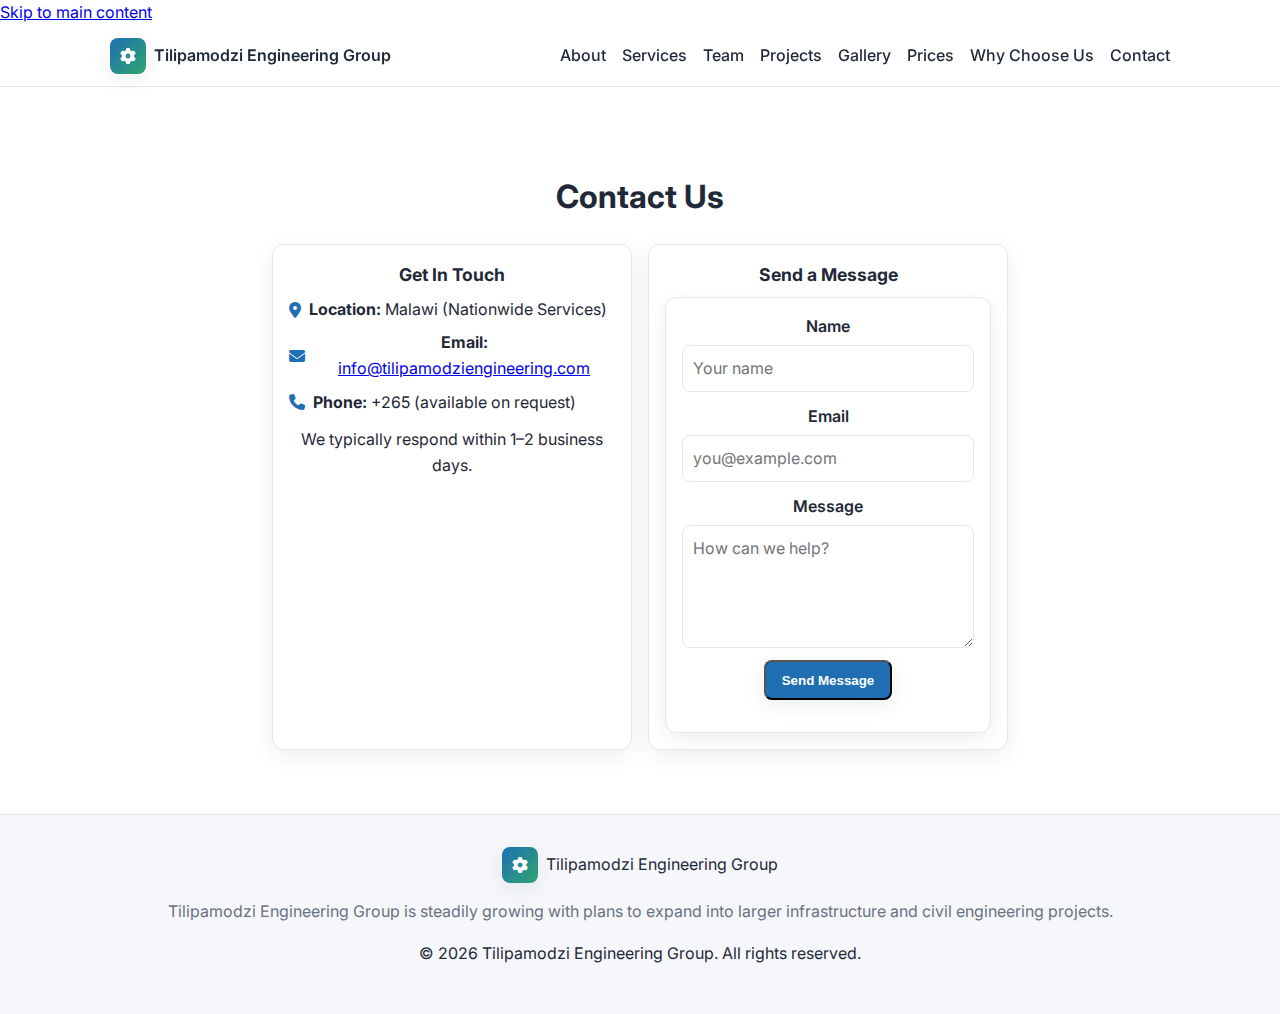
<file: docs/contact.html>
<!DOCTYPE html>
<html lang="en">
<head>
  <meta charset="UTF-8" />
  <meta name="viewport" content="width=device-width, initial-scale=1" />
  <title>Contact — Tilipamodzi Engineering Group</title>
  <meta name="description" content="Contact Tilipamodzi Engineering Group in Malawi for engineering and construction services." />
  <link href="https://fonts.googleapis.com/css2?family=Inter:wght@300;400;500;600;700&display=swap" rel="stylesheet">
  <link rel="stylesheet" href="https://cdnjs.cloudflare.com/ajax/libs/font-awesome/6.5.0/css/all.min.css" referrerpolicy="no-referrer" />
  <link rel="stylesheet" href="assets/css/styles.css" />
</head>
<body>
  <a class="skip-link" href="#main-content">Skip to main content</a>
  <header class="site-header">
    <nav class="nav">
      <a href="index.html#main-content" class="brand" aria-label="Tilipamodzi Engineering Group home">
        <span class="logo" aria-hidden="true"><i class="fa-solid fa-gear"></i></span>
        <span class="brand-name">Tilipamodzi Engineering Group</span>
      </a>
      <button class="nav-toggle" aria-label="Toggle menu" aria-expanded="false" aria-controls="primary-navigation">
        <span class="bar"></span><span class="bar"></span><span class="bar"></span>
      </button>
      <ul class="nav-links" id="primary-navigation">
        <li><a href="about.html">About</a></li>
        <li><a href="services.html">Services</a></li>
        <li><a href="team.html">Team</a></li>
        <li><a href="projects.html">Projects</a></li>
        <li><a href="gallery.html">Gallery</a></li>
        <li><a href="prices.html">Prices</a></li>
        <li><a href="why.html">Why Choose Us</a></li>
        <li><a href="contact.html" aria-current="page">Contact</a></li>
      </ul>
    </nav>
  </header>

  <main id="main-content">
    <section class="section centered-page" aria-label="Contact">
      <div class="container">
        <h1>Contact Us</h1>
        <div class="cards-grid center">
          <article class="card">
            <h3>Get In Touch</h3>
            <ul class="contact-list">
              <li class="contact-item">
                <i class="fa-solid fa-location-dot" aria-hidden="true"></i>
                <span><strong>Location:</strong> Malawi (Nationwide Services)</span>
              </li>
              <li class="contact-item">
                <i class="fa-solid fa-envelope" aria-hidden="true"></i>
                <span><strong>Email:</strong> <a href="mailto:info@tilipamodziengineering.com">info@tilipamodziengineering.com</a></span>
              </li>
              <li class="contact-item">
                <i class="fa-solid fa-phone" aria-hidden="true"></i>
                <span><strong>Phone:</strong> +265 (available on request)</span>
              </li>
            </ul>
            <p class="note">We typically respond within 1–2 business days.</p>
          </article>
          <article class="card">
            <h3>Send a Message</h3>
            <form class="contact-form" id="contactForm" novalidate>
              <div class="form-field">
                <label for="name">Name</label>
                <input type="text" id="name" name="name" required placeholder="Your name" />
              </div>
              <div class="form-field">
                <label for="email">Email</label>
                <input type="email" id="email" name="email" required placeholder="you@example.com" />
              </div>
              <div class="form-field">
                <label for="message">Message</label>
                <textarea id="message" name="message" rows="4" required placeholder="How can we help?"></textarea>
              </div>
              <button type="submit" class="btn primary">Send Message</button>
              <p class="form-status" id="formStatus" role="status" aria-live="polite"></p>
            </form>
          </article>
        </div>
      </div>
    </section>
  </main>

  <footer class="site-footer">
    <div class="container footer-content">
      <div class="footer-brand">
        <span class="logo" aria-hidden="true"><i class="fa-solid fa-gear"></i></span>
        <span class="brand-name">Tilipamodzi Engineering Group</span>
      </div>
      <p class="footer-growth">Tilipamodzi Engineering Group is steadily growing with plans to expand into larger infrastructure and civil engineering projects.</p>
      <p class="copyright">&copy; <span id="year"></span> Tilipamodzi Engineering Group. All rights reserved.</p>
    </div>
  </footer>

  <script src="assets/js/main.js"></script>
</body>
</html>
</file>
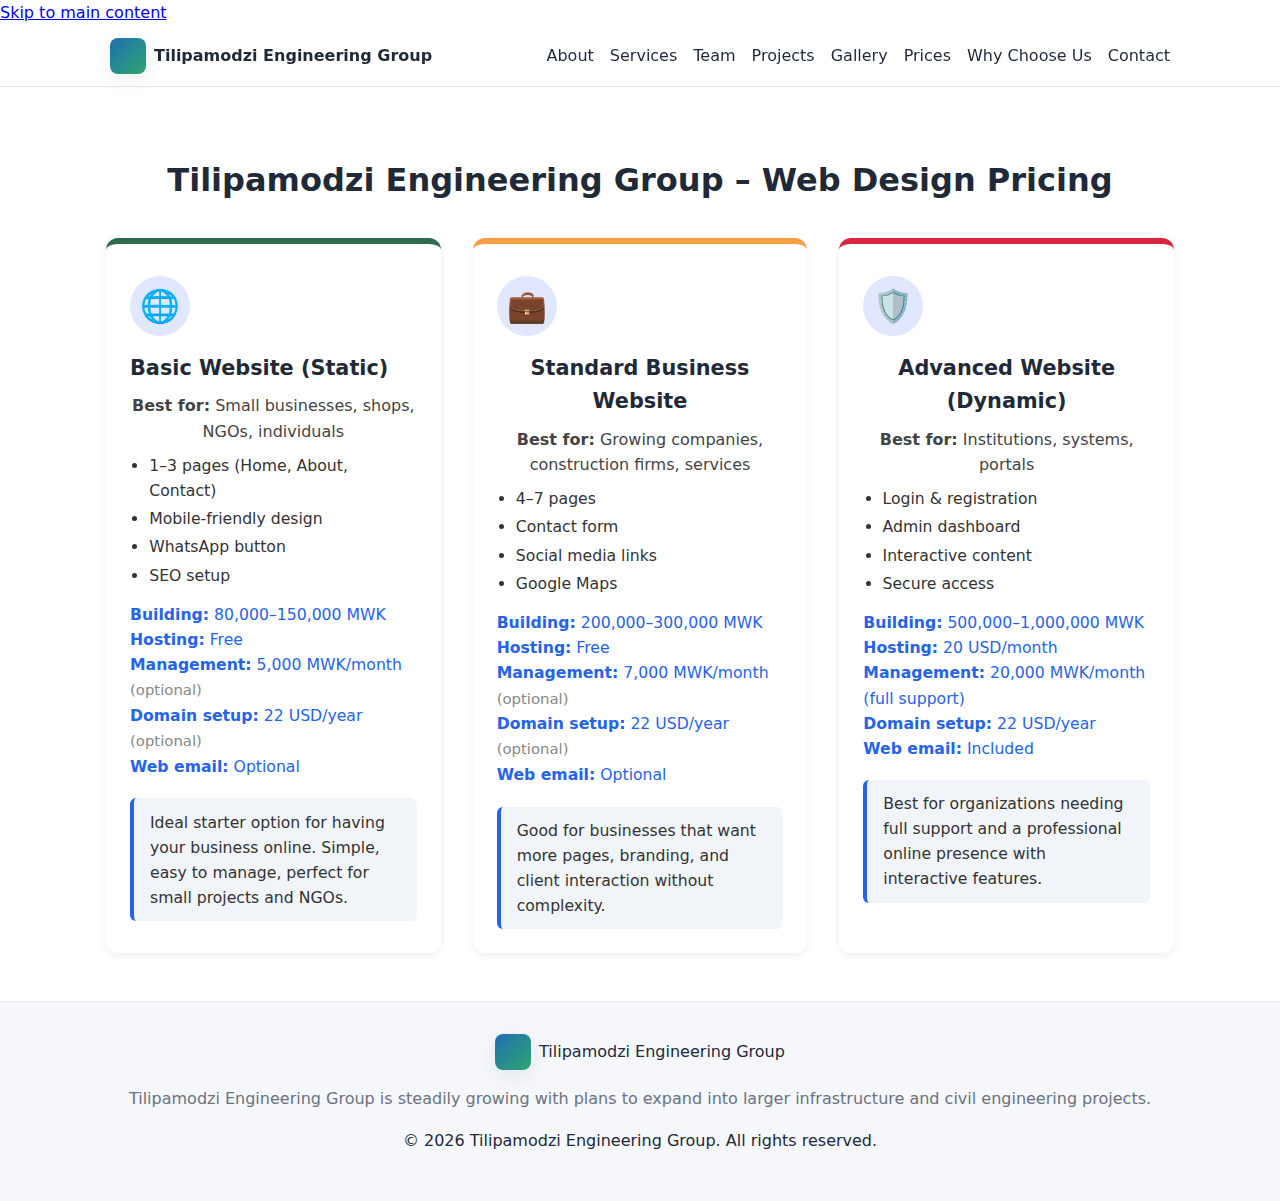
<file: docs/prices.html>
<!DOCTYPE html>
<html lang="en">
<head>
    <meta charset="UTF-8">
    <meta name="viewport" content="width=device-width, initial-scale=1.0">
    <title>Web Design Packages & Pricing</title>
    <link rel="stylesheet" href="assets/css/styles.css">
    <style>
        .pricing-section {
            max-width: 1100px;
            margin: 2rem auto;
            padding: 1rem;
        }
        .pricing-grid {
            display: grid;
            grid-template-columns: 1fr;
            gap: 2rem;
        }
        @media (min-width: 700px) {
            .pricing-grid {
                grid-template-columns: repeat(3, 1fr);
            }
        }
        .pricing-card {
            background: #fff;
            border-radius: 12px;
            box-shadow: 0 2px 8px rgba(0,0,0,0.07);
            padding: 2rem 1.5rem 1.5rem 1.5rem;
            display: flex;
            flex-direction: column;
            align-items: center;
            transition: box-shadow 0.2s;
        }
        .pricing-card:hover {
            box-shadow: 0 4px 16px rgba(0,0,0,0.13);
        }
        .pricing-icon {
            width: 60px;
            height: 60px;
            background: #e0e7ff;
            border-radius: 50%;
            display: flex;
            align-items: center;
            justify-content: center;
            font-size: 2rem;
            margin-bottom: 1rem;
        }
        .pricing-title {
            font-size: 1.3rem;
            font-weight: 600;
            margin-bottom: 0.5rem;
            text-align: center;
        }
        .pricing-desc {
            font-size: 1rem;
            color: #444;
            margin-bottom: 1rem;
            text-align: center;
        }
        .pricing-price {
            font-size: 1.1rem;
            font-weight: 500;
            color: #2d6a4f;
            margin-bottom: 0.5rem;
        }
        .note-section {
            background: #f1f5f9;
            border-left: 5px solid #2563eb;
            border-radius: 8px;
            margin-top: 2.5rem;
            padding: 1.5rem 1.2rem;
        }
        .note-title {
            font-size: 1.1rem;
            font-weight: 600;
            color: #2563eb;
            margin-bottom: 0.7rem;
        }
        .note-content {
            font-size: 1rem;
            color: #333;
            white-space: pre-line;
        }
    </style>
</head>
<body>
  <a class="skip-link" href="#main-content">Skip to main content</a>
  <header class="site-header">
    <nav class="nav">
      <a href="index.html#main-content" class="brand" aria-label="Tilipamodzi Engineering Group home">
        <span class="logo" aria-hidden="true"><i class="fa-solid fa-gear"></i></span>
        <span class="brand-name">Tilipamodzi Engineering Group</span>
      </a>
      <button class="nav-toggle" aria-label="Toggle menu" aria-expanded="false" aria-controls="primary-navigation">
        <span class="bar"></span><span class="bar"></span><span class="bar"></span>
      </button>
      <ul class="nav-links" id="primary-navigation">
        <li><a href="about.html">About</a></li>
        <li><a href="services.html">Services</a></li>
        <li><a href="team.html">Team</a></li>
        <li><a href="projects.html">Projects</a></li>
        <li><a href="gallery.html">Gallery</a></li>
        <li><a href="prices.html" aria-current="page">Prices</a></li>
        <li><a href="why.html">Why Choose Us</a></li>
        <li><a href="contact.html">Contact</a></li>
      </ul>
    </nav>
  </header>
  <main id="main-content" class="pricing-section">
        <h1 style="text-align:center; margin-bottom:2rem;">Tilipamodzi Engineering Group – Web Design Pricing</h1>
        <section class="pricing-grid new-pricing-grid">
            <article class="pricing-card pricing-basic">
                <div class="pricing-icon" aria-label="Basic Website Icon">🌐</div>
                <div class="pricing-title">Basic Website (Static)</div>
                <div class="pricing-desc"><strong>Best for:</strong> Small businesses, shops, NGOs, individuals</div>
                <ul class="pricing-features">
                    <li>1–3 pages (Home, About, Contact)</li>
                    <li>Mobile-friendly design</li>
                    <li>WhatsApp button</li>
                    <li>SEO setup</li>
                </ul>
                <div class="pricing-details">
                    <div><strong>Building:</strong> 80,000–150,000 MWK</div>
                    <div><strong>Hosting:</strong> Free</div>
                    <div><strong>Management:</strong> 5,000 MWK/month <span class="optional">(optional)</span></div>
                    <div><strong>Domain setup:</strong> 22 USD/year <span class="optional">(optional)</span></div>
                    <div><strong>Web email:</strong> Optional</div>
                </div>
                <div class="pricing-note">Ideal starter option for having your business online. Simple, easy to manage, perfect for small projects and NGOs.</div>
            </article>
            <article class="pricing-card pricing-standard">
                <div class="pricing-icon" aria-label="Standard Website Icon">💼</div>
                <div class="pricing-title">Standard Business Website</div>
                <div class="pricing-desc"><strong>Best for:</strong> Growing companies, construction firms, services</div>
                <ul class="pricing-features">
                    <li>4–7 pages</li>
                    <li>Contact form</li>
                    <li>Social media links</li>
                    <li>Google Maps</li>
                </ul>
                <div class="pricing-details">
                    <div><strong>Building:</strong> 200,000–300,000 MWK</div>
                    <div><strong>Hosting:</strong> Free</div>
                    <div><strong>Management:</strong> 7,000 MWK/month <span class="optional">(optional)</span></div>
                    <div><strong>Domain setup:</strong> 22 USD/year <span class="optional">(optional)</span></div>
                    <div><strong>Web email:</strong> Optional</div>
                </div>
                <div class="pricing-note">Good for businesses that want more pages, branding, and client interaction without complexity.</div>
            </article>
            <article class="pricing-card pricing-advanced">
                <div class="pricing-icon" aria-label="Advanced Website Icon">🛡️</div>
                <div class="pricing-title">Advanced Website (Dynamic)</div>
                <div class="pricing-desc"><strong>Best for:</strong> Institutions, systems, portals</div>
                <ul class="pricing-features">
                    <li>Login & registration</li>
                    <li>Admin dashboard</li>
                    <li>Interactive content</li>
                    <li>Secure access</li>
                </ul>
                <div class="pricing-details">
                    <div><strong>Building:</strong> 500,000–1,000,000 MWK</div>
                    <div><strong>Hosting:</strong> 20 USD/month</div>
                    <div><strong>Management:</strong> 20,000 MWK/month (full support)</div>
                    <div><strong>Domain setup:</strong> 22 USD/year</div>
                    <div><strong>Web email:</strong> Included</div>
                </div>
                <div class="pricing-note">Best for organizations needing full support and a professional online presence with interactive features.</div>
            </article>
        </section>
        <style>
            .new-pricing-grid {
                display: grid;
                grid-template-columns: 1fr;
                gap: 2rem;
            }
            @media (min-width: 700px) {
                .new-pricing-grid {
                    grid-template-columns: repeat(3, 1fr);
                }
            }
            .pricing-card {
                background: #fff;
                border-radius: 12px;
                box-shadow: 0 2px 8px rgba(0,0,0,0.07);
                padding: 2rem 1.5rem 1.5rem 1.5rem;
                display: flex;
                flex-direction: column;
                align-items: flex-start;
                transition: box-shadow 0.2s;
                border-top: 6px solid #2563eb;
            }
            .pricing-basic { border-top-color: #2d6a4f; }
            .pricing-standard { border-top-color: #f59e42; }
            .pricing-advanced { border-top-color: #d7263d; }
            .pricing-icon {
                width: 60px;
                height: 60px;
                background: #e0e7ff;
                border-radius: 50%;
                display: flex;
                align-items: center;
                justify-content: center;
                font-size: 2rem;
                margin-bottom: 1rem;
            }
            .pricing-title {
                font-size: 1.3rem;
                font-weight: 600;
                margin-bottom: 0.5rem;
            }
            .pricing-desc {
                font-size: 1rem;
                color: #444;
                margin-bottom: 0.5rem;
            }
            .pricing-features {
                margin: 0 0 0.7rem 0;
                padding-left: 1.2rem;
                font-size: 0.98rem;
                color: #333;
            }
            .pricing-features li {
                margin-bottom: 0.2rem;
            }
            .pricing-details {
                font-size: 0.98rem;
                margin-bottom: 0.7rem;
                color: #2563eb;
            }
            .optional {
                color: #888;
                font-size: 0.95em;
            }
            .pricing-note {
                background: #f1f5f9;
                border-left: 4px solid #2563eb;
                border-radius: 6px;
                padding: 0.7rem 1rem;
                font-size: 0.98rem;
                color: #333;
                margin-top: 0.5rem;
            }
        </style>
    </main>
  <footer class="site-footer">
    <div class="container footer-content">
      <div class="footer-brand">
        <span class="logo" aria-hidden="true"><i class="fa-solid fa-gear"></i></span>
        <span class="brand-name">Tilipamodzi Engineering Group</span>
      </div>
      <p class="footer-growth">Tilipamodzi Engineering Group is steadily growing with plans to expand into larger infrastructure and civil engineering projects.</p>
      <p class="copyright">&copy; <span id="year"></span> Tilipamodzi Engineering Group. All rights reserved.</p>
    </div>
  </footer>
  <script src="assets/js/main.js"></script>
    </main>
</body>
</html>
</file>
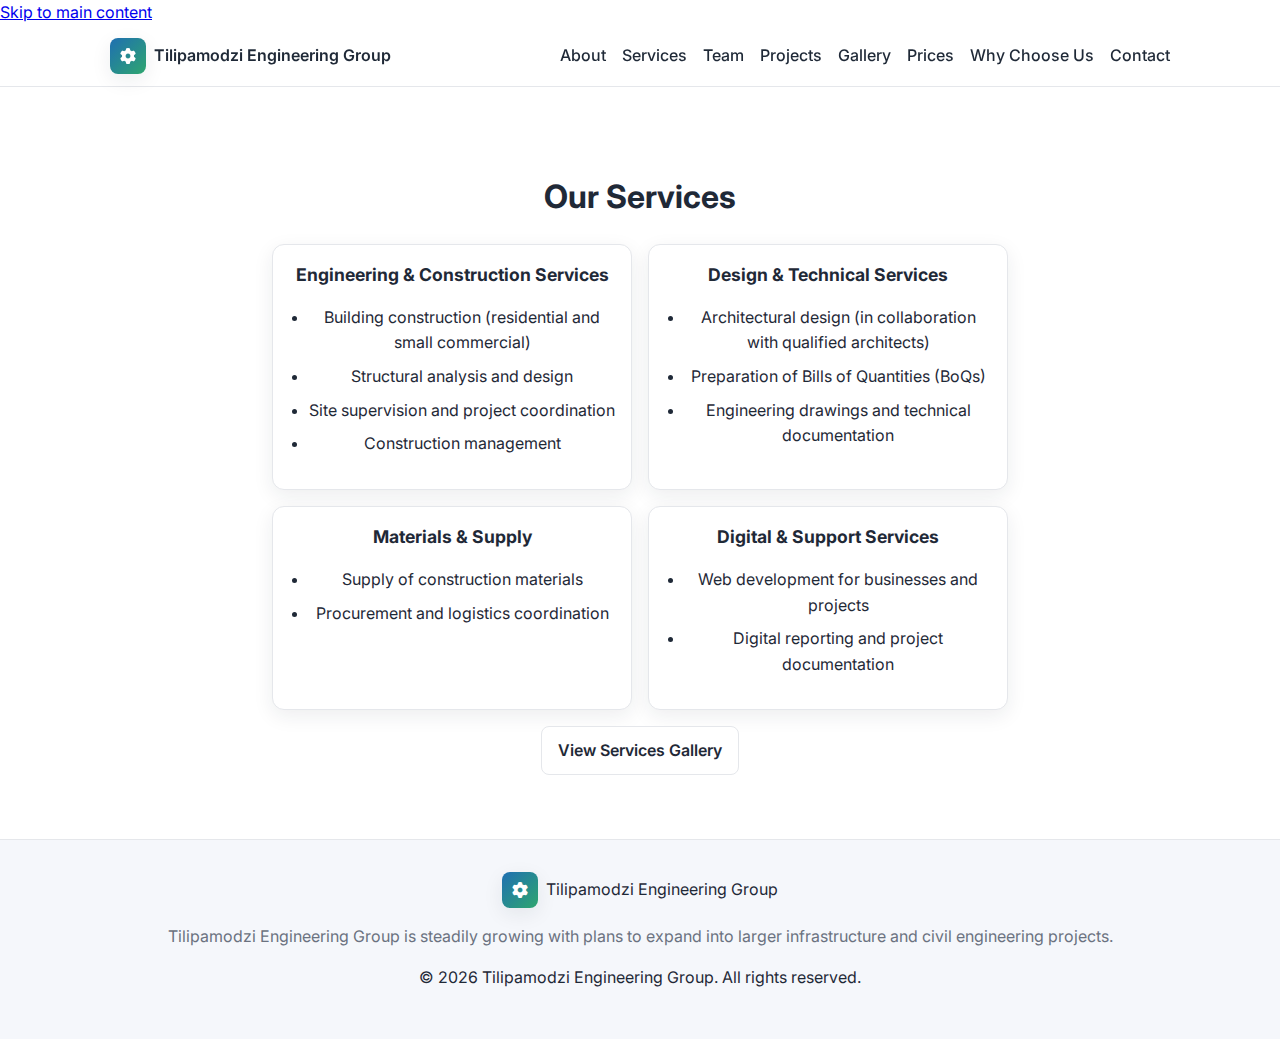
<file: docs/services.html>
<!DOCTYPE html>
<html lang="en">
<head>
  <meta charset="UTF-8" />
  <meta name="viewport" content="width=device-width, initial-scale=1" />
  <title>Services — Tilipamodzi Engineering Group</title>
  <meta name="description" content="Engineering, construction, design, materials supply, and digital support services in Malawi." />
  <link href="https://fonts.googleapis.com/css2?family=Inter:wght@300;400;500;600;700&display=swap" rel="stylesheet">
  <link rel="stylesheet" href="https://cdnjs.cloudflare.com/ajax/libs/font-awesome/6.5.0/css/all.min.css" referrerpolicy="no-referrer" />
  <link rel="stylesheet" href="assets/css/styles.css" />
</head>
<body>
  <a class="skip-link" href="#main-content">Skip to main content</a>
  <header class="site-header">
    <nav class="nav">
      <a href="index.html#main-content" class="brand" aria-label="Tilipamodzi Engineering Group home">
        <span class="logo" aria-hidden="true"><i class="fa-solid fa-gear"></i></span>
        <span class="brand-name">Tilipamodzi Engineering Group</span>
      </a>
      <button class="nav-toggle" aria-label="Toggle menu" aria-expanded="false" aria-controls="primary-navigation">
        <span class="bar"></span><span class="bar"></span><span class="bar"></span>
      </button>
      <ul class="nav-links" id="primary-navigation">
        <li><a href="about.html">About</a></li>
        <li><a href="services.html" aria-current="page">Services</a></li>
        <li><a href="team.html">Team</a></li>
        <li><a href="projects.html">Projects</a></li>
        <li><a href="gallery.html">Gallery</a></li>
        <li><a href="prices.html">Prices</a></li>
        <li><a href="why.html">Why Choose Us</a></li>
        <li><a href="contact.html">Contact</a></li>
      </ul>
    </nav>
  </header>

  <main id="main-content">
    <section class="section centered-page" aria-label="Services">
      <div class="container">
        <h1>Our Services</h1>
        <div class="services-grid center">
          <article class="service-card">
            <h3>Engineering &amp; Construction Services</h3>
            <ul class="bullet-list">
              <li>Building construction (residential and small commercial)</li>
              <li>Structural analysis and design</li>
              <li>Site supervision and project coordination</li>
              <li>Construction management</li>
            </ul>
          </article>
          <article class="service-card">
            <h3>Design &amp; Technical Services</h3>
            <ul class="bullet-list">
              <li>Architectural design (in collaboration with qualified architects)</li>
              <li>Preparation of Bills of Quantities (BoQs)</li>
              <li>Engineering drawings and technical documentation</li>
            </ul>
          </article>
          <article class="service-card">
            <h3>Materials &amp; Supply</h3>
            <ul class="bullet-list">
              <li>Supply of construction materials</li>
              <li>Procurement and logistics coordination</li>
            </ul>
          </article>
          <article class="service-card">
            <h3>Digital &amp; Support Services</h3>
            <ul class="bullet-list">
              <li>Web development for businesses and projects</li>
              <li>Digital reporting and project documentation</li>
            </ul>
          </article>
        </div>
        <div class="text-center" style="margin-top:1rem">
          <a class="btn outline" href="gallery.html">View Services Gallery</a>
        </div>
      </div>
    </section>
  </main>

  <footer class="site-footer">
    <div class="container footer-content">
      <div class="footer-brand">
        <span class="logo" aria-hidden="true"><i class="fa-solid fa-gear"></i></span>
        <span class="brand-name">Tilipamodzi Engineering Group</span>
      </div>
      <p class="footer-growth">Tilipamodzi Engineering Group is steadily growing with plans to expand into larger infrastructure and civil engineering projects.</p>
      <p class="copyright">&copy; <span id="year"></span> Tilipamodzi Engineering Group. All rights reserved.</p>
    </div>
  </footer>

  <script src="assets/js/main.js"></script>
</body>
</html>
</file>
<file: assets/css/styles.css>
/* Tilipamodzi Engineering Group - Styles */
:root {
  --primary: #1f6fb2; /* professional blue */
  --accent: #2ea66f;  /* green accent */
  --text: #1f2937;    /* slate-800 */
  --muted: #6b7280;   /* slate-500 */
  --bg: #ffffff;      /* white */
  --bg-soft: #f5f7fb; /* soft background */
  --border: #e5e7eb;  /* slate-200 */
  --shadow: 0 6px 20px rgba(31, 41, 55, 0.08);
}

* { box-sizing: border-box; }
html, body { height: 100%; }
body {
  margin: 0;
  font-family: Inter, system-ui, -apple-system, Segoe UI, Roboto, Helvetica, Arial, "Apple Color Emoji", "Segoe UI Emoji";
  color: var(--text);
  background: var(--bg);
  line-height: 1.6;
}

/* Utility */
.container {
  width: 100%;
  max-width: 1100px;
  margin: 0 auto;
  padding: 0 1.25rem;
}
.section { padding: 4rem 0; }
.section h2 { font-size: 2rem; margin: 0 0 1rem; }
.section p { color: var(--text); }
.bullet-list { padding-left: 1.25rem; }
.bullet-list li { margin: 0.5rem 0; }
.grid.two { display: grid; grid-template-columns: 1fr; gap: 1.5rem; }
@media (min-width: 768px) { .grid.two { grid-template-columns: 1fr 1fr; } }

/* Header */
.site-header { position: sticky; top: 0; z-index: 50; background: var(--bg); box-shadow: 0 1px 0 var(--border); }
.nav { display: flex; align-items: center; justify-content: space-between; padding: 0.75rem 1.25rem; max-width: 1100px; margin: 0 auto; }
.brand { display: inline-flex; align-items: center; gap: 0.5rem; text-decoration: none; color: var(--text); font-weight: 600; }
.logo { display: inline-flex; align-items: center; justify-content: center; width: 36px; height: 36px; border-radius: 8px; background: linear-gradient(135deg, var(--primary), var(--accent)); color: #fff; box-shadow: var(--shadow); }
.brand-name { white-space: nowrap; }

.nav-links { list-style: none; display: none; gap: 1rem; margin: 0; padding: 0; }
.nav-links a { text-decoration: none; color: var(--text); font-weight: 500; }
.nav-links a:hover { color: var(--primary); }

.nav-toggle { display: inline-flex; flex-direction: column; gap: 4px; background: transparent; border: none; cursor: pointer; padding: 0.5rem; }
.nav-toggle .bar { width: 22px; height: 2px; background: var(--text); display: block; }

@media (min-width: 900px) {
  .nav-toggle { display: none; }
  .nav-links { display: flex; }
}

/* Mobile Menu Active */
.nav.open .nav-links { display: grid; grid-template-columns: 1fr; gap: 0.75rem; position: absolute; left: 0; right: 0; top: 62px; background: var(--bg); padding: 1rem 1.25rem; box-shadow: 0 6px 20px rgba(31,41,55,0.08); border-top: 1px solid var(--border); }

/* Hero */
.hero { background: linear-gradient(180deg, var(--bg-soft), var(--bg)); border-bottom: 1px solid var(--border); }
.hero-content { padding: 3.5rem 0; text-align: center; }
.hero h1 { font-size: 2.25rem; margin: 0 0 0.75rem; }
.hero .tagline { font-size: 1.15rem; color: var(--muted); margin-bottom: 1.25rem; }
.hero-actions { display: inline-flex; gap: 0.75rem; flex-wrap: wrap; justify-content: center; }

/* Buttons */
.btn { display: inline-block; border-radius: 8px; padding: 0.65rem 1rem; font-weight: 600; text-decoration: none; cursor: pointer; transition: transform 0.05s ease-in-out; }
.btn:active { transform: translateY(1px); }
.btn.primary { background: var(--primary); color: #fff; box-shadow: var(--shadow); }
.btn.primary:hover { filter: brightness(1.05); }
.btn.outline { border: 1px solid var(--border); color: var(--text); background: #fff; }
.btn.outline:hover { border-color: var(--primary); color: var(--primary); }

/* About */
.values { margin-top: 1.25rem; }
.vision { font-weight: 600; color: var(--primary); }

/* Services */
.services-grid { display: grid; grid-template-columns: 1fr; gap: 1rem; }
@media (min-width: 768px) { .services-grid { grid-template-columns: 1fr 1fr; } }
@media (min-width: 1100px) { .services-grid { grid-template-columns: 1fr 1fr 1fr 1fr; } }

.service-card { border: 1px solid var(--border); border-radius: 12px; padding: 1rem; background: #fff; box-shadow: var(--shadow); }
.service-card h3 { margin: 0 0 0.5rem; font-size: 1.1rem; }
.service-card .bullet-list { color: var(--text); }

/* Link grid for homepage */
.link-grid { display: grid; grid-template-columns: 1fr; gap: 1rem; }
@media (min-width: 768px) { .link-grid { grid-template-columns: 1fr 1fr; } }
@media (min-width: 1100px) { .link-grid { grid-template-columns: 1fr 1fr 1fr; } }

.link-card { display: block; border: 1px solid var(--border); border-radius: 12px; padding: 1rem; background: #fff; box-shadow: var(--shadow); color: inherit; text-decoration: none; transition: transform .06s ease, box-shadow .2s ease; }
.link-card:hover { transform: translateY(-1px); box-shadow: 0 10px 24px rgba(31,41,55,0.12); }
.link-card h3 { margin: 0.25rem 0 0.25rem; }
.link-card p { color: var(--muted); margin: 0; }
.link-card-icon { width: 40px; height: 40px; display: inline-flex; align-items: center; justify-content: center; border-radius: 10px; background: linear-gradient(135deg, var(--primary), var(--accent)); color: #fff; }

/* Generic cards grid (used on About, etc.) */
.cards-grid { display: grid; grid-template-columns: 1fr; gap: 1rem; }
@media (min-width: 768px) { .cards-grid { grid-template-columns: 1fr 1fr; } }
@media (min-width: 1100px) { .cards-grid { grid-template-columns: 1fr 1fr 1fr; } }

.card { border: 1px solid var(--border); border-radius: 12px; padding: 1rem; background: #fff; box-shadow: var(--shadow); }
.card h3 { margin: 0 0 0.5rem; font-size: 1.1rem; }

/* Center variants for various grids */
.link-grid.center { justify-items: center; }
.team-list.center { justify-items: center; }

/* Team */
.team-list { display: grid; grid-template-columns: 1fr; gap: 1rem; }
@media (min-width: 768px) { .team-list { grid-template-columns: 1fr 1fr; } }
@media (min-width: 1100px) { .team-list { grid-template-columns: 1fr 1fr 1fr 1fr; } }

.team-card { border: 1px solid var(--border); border-radius: 12px; padding: 1rem; background: #fff; box-shadow: var(--shadow); }
.note { color: var(--muted); margin-top: 0.75rem; }

/* Disclaimer & Why */
#disclaimer .bullet-list li, #why .bullet-list li { margin: 0.6rem 0; }

/* Contact */
.contact-form { border: 1px solid var(--border); border-radius: 12px; padding: 1rem; background: #fff; box-shadow: var(--shadow); }
.form-field { display: grid; gap: 0.35rem; margin-bottom: 0.75rem; }
label { font-weight: 600; }
input, textarea { width: 100%; padding: 0.6rem; border: 1px solid var(--border); border-radius: 8px; font: inherit; }
input:focus, textarea:focus { outline: 2px solid rgba(31,111,178,0.2); border-color: var(--primary); }
.form-note { color: var(--muted); margin-top: 0.5rem; }
.form-status { margin-top: 0.5rem; font-weight: 600; }

/* Contact info list with icons */
.contact-list { list-style: none; padding: 0; margin: 0.25rem 0 0; display: grid; gap: 0.5rem; }
.contact-item { display: inline-flex; align-items: center; gap: 0.5rem; color: var(--text); }
.contact-item i { color: var(--primary); }

/* Footer */
.site-footer { border-top: 1px solid var(--border); background: var(--bg-soft); }
.footer-content { text-align: center; padding: 2rem 0; }
.footer-brand { display: inline-flex; align-items: center; gap: 0.5rem; margin-bottom: 0.5rem; }
.footer-growth { color: var(--muted); margin: 0.5rem 0 1rem; }

/* Accessibility helpers */
.visually-hidden { position: absolute; width: 1px; height: 1px; padding: 0; margin: -1px; overflow: hidden; clip: rect(0,0,0,0); border: 0; }

/* Centering utilities and page layout helpers */
.text-center { text-align: center; }
.centered-page .container { text-align: center; }
.cards-grid.center, .services-grid.center, .link-grid.center, .team-list.center {
  justify-content: center; /* center the grid tracks within container */
  justify-items: stretch;  /* cards fill their track width */
}

/* For centered variants, use fixed-width tracks that center nicely */
.cards-grid.center {
  grid-template-columns: repeat(auto-fit, minmax(260px, 360px));
}
.services-grid.center {
  grid-template-columns: repeat(auto-fit, minmax(260px, 360px));
}
.link-grid.center {
  grid-template-columns: repeat(auto-fit, minmax(260px, 360px));
}
.team-list.center {
  grid-template-columns: repeat(auto-fit, minmax(260px, 360px));
}
.card.text-center, .service-card.text-center { text-align: center; }
</file>
<file: docs/assets/css/styles.css>
/* Tilipamodzi Engineering Group - Styles */
:root {
  --primary: #1f6fb2; /* professional blue */
  --accent: #2ea66f;  /* green accent */
  --text: #1f2937;    /* slate-800 */
  --muted: #6b7280;   /* slate-500 */
  --bg: #ffffff;      /* white */
  --bg-soft: #f5f7fb; /* soft background */
  --border: #e5e7eb;  /* slate-200 */
  --shadow: 0 6px 20px rgba(31, 41, 55, 0.08);
}

* { box-sizing: border-box; }
html, body { height: 100%; }
body {
  margin: 0;
  font-family: Inter, system-ui, -apple-system, Segoe UI, Roboto, Helvetica, Arial, "Apple Color Emoji", "Segoe UI Emoji";
  color: var(--text);
  background: var(--bg);
  line-height: 1.6;
}

/* Utility */
.container {
  width: 100%;
  max-width: 1100px;
  margin: 0 auto;
  padding: 0 1.25rem;
}
.section { padding: 4rem 0; }
.section h2 { font-size: 2rem; margin: 0 0 1rem; }
.section p { color: var(--text); }
.bullet-list { padding-left: 1.25rem; }
.bullet-list li { margin: 0.5rem 0; }
.grid.two { display: grid; grid-template-columns: 1fr; gap: 1.5rem; }
@media (min-width: 768px) { .grid.two { grid-template-columns: 1fr 1fr; } }

/* Header */
.site-header { position: sticky; top: 0; z-index: 50; background: var(--bg); box-shadow: 0 1px 0 var(--border); }
.nav { display: flex; align-items: center; justify-content: space-between; padding: 0.75rem 1.25rem; max-width: 1100px; margin: 0 auto; }
.brand { display: inline-flex; align-items: center; gap: 0.5rem; text-decoration: none; color: var(--text); font-weight: 600; }
.logo { display: inline-flex; align-items: center; justify-content: center; width: 36px; height: 36px; border-radius: 8px; background: linear-gradient(135deg, var(--primary), var(--accent)); color: #fff; box-shadow: var(--shadow); }
.brand-name { white-space: nowrap; }

.nav-links { list-style: none; display: none; gap: 1rem; margin: 0; padding: 0; }
.nav-links a { text-decoration: none; color: var(--text); font-weight: 500; }
.nav-links a:hover { color: var(--primary); }

.nav-toggle { display: inline-flex; flex-direction: column; gap: 4px; background: transparent; border: none; cursor: pointer; padding: 0.5rem; }
.nav-toggle .bar { width: 22px; height: 2px; background: var(--text); display: block; }

@media (min-width: 900px) {
  .nav-toggle { display: none; }
  .nav-links { display: flex; }
}

/* Mobile Menu Active */
.nav.open .nav-links { display: grid; grid-template-columns: 1fr; gap: 0.75rem; position: absolute; left: 0; right: 0; top: 62px; background: var(--bg); padding: 1rem 1.25rem; box-shadow: 0 6px 20px rgba(31,41,55,0.08); border-top: 1px solid var(--border); }

/* Hero */
.hero { background: linear-gradient(180deg, var(--bg-soft), var(--bg)); border-bottom: 1px solid var(--border); }
.hero-content { padding: 3.5rem 0; text-align: center; }
.hero h1 { font-size: 2.25rem; margin: 0 0 0.75rem; }
.hero .tagline { font-size: 1.15rem; color: var(--muted); margin-bottom: 1.25rem; }
.hero-actions { display: inline-flex; gap: 0.75rem; flex-wrap: wrap; justify-content: center; }

/* Buttons */
.btn { display: inline-block; border-radius: 8px; padding: 0.65rem 1rem; font-weight: 600; text-decoration: none; cursor: pointer; transition: transform 0.05s ease-in-out; }
.btn:active { transform: translateY(1px); }
.btn.primary { background: var(--primary); color: #fff; box-shadow: var(--shadow); }
.btn.primary:hover { filter: brightness(1.05); }
.btn.outline { border: 1px solid var(--border); color: var(--text); background: #fff; }
.btn.outline:hover { border-color: var(--primary); color: var(--primary); }

/* About */
.values { margin-top: 1.25rem; }
.vision { font-weight: 600; color: var(--primary); }

/* Services */
.services-grid { display: grid; grid-template-columns: 1fr; gap: 1rem; }
@media (min-width: 768px) { .services-grid { grid-template-columns: 1fr 1fr; } }
@media (min-width: 1100px) { .services-grid { grid-template-columns: 1fr 1fr 1fr 1fr; } }

.service-card { border: 1px solid var(--border); border-radius: 12px; padding: 1rem; background: #fff; box-shadow: var(--shadow); }
.service-card h3 { margin: 0 0 0.5rem; font-size: 1.1rem; }
.service-card .bullet-list { color: var(--text); }

/* Link grid for homepage */
.link-grid { display: grid; grid-template-columns: 1fr; gap: 1rem; }
@media (min-width: 768px) { .link-grid { grid-template-columns: 1fr 1fr; } }
@media (min-width: 1100px) { .link-grid { grid-template-columns: 1fr 1fr 1fr; } }

.link-card { display: block; border: 1px solid var(--border); border-radius: 12px; padding: 1rem; background: #fff; box-shadow: var(--shadow); color: inherit; text-decoration: none; transition: transform .06s ease, box-shadow .2s ease; }
.link-card:hover { transform: translateY(-1px); box-shadow: 0 10px 24px rgba(31,41,55,0.12); }
.link-card h3 { margin: 0.25rem 0 0.25rem; }
.link-card p { color: var(--muted); margin: 0; }
.link-card-icon { width: 40px; height: 40px; display: inline-flex; align-items: center; justify-content: center; border-radius: 10px; background: linear-gradient(135deg, var(--primary), var(--accent)); color: #fff; }

/* Generic cards grid (used on About, etc.) */
.cards-grid { display: grid; grid-template-columns: 1fr; gap: 1rem; }
@media (min-width: 768px) { .cards-grid { grid-template-columns: 1fr 1fr; } }
@media (min-width: 1100px) { .cards-grid { grid-template-columns: 1fr 1fr 1fr; } }

.card { border: 1px solid var(--border); border-radius: 12px; padding: 1rem; background: #fff; box-shadow: var(--shadow); }
.card h3 { margin: 0 0 0.5rem; font-size: 1.1rem; }

/* Center variants for various grids */
.link-grid.center { justify-items: center; }
.team-list.center { justify-items: center; }

/* Team */
.team-list { display: grid; grid-template-columns: 1fr; gap: 1rem; }
@media (min-width: 768px) { .team-list { grid-template-columns: 1fr 1fr; } }
@media (min-width: 1100px) { .team-list { grid-template-columns: 1fr 1fr 1fr 1fr; } }

.team-card { border: 1px solid var(--border); border-radius: 12px; padding: 1rem; background: #fff; box-shadow: var(--shadow); }
.note { color: var(--muted); margin-top: 0.75rem; }

/* Disclaimer & Why */
#disclaimer .bullet-list li, #why .bullet-list li { margin: 0.6rem 0; }

/* Contact */
.contact-form { border: 1px solid var(--border); border-radius: 12px; padding: 1rem; background: #fff; box-shadow: var(--shadow); }
.form-field { display: grid; gap: 0.35rem; margin-bottom: 0.75rem; }
label { font-weight: 600; }
input, textarea { width: 100%; padding: 0.6rem; border: 1px solid var(--border); border-radius: 8px; font: inherit; }
input:focus, textarea:focus { outline: 2px solid rgba(31,111,178,0.2); border-color: var(--primary); }
.form-note { color: var(--muted); margin-top: 0.5rem; }
.form-status { margin-top: 0.5rem; font-weight: 600; }

/* Contact info list with icons */
.contact-list { list-style: none; padding: 0; margin: 0.25rem 0 0; display: grid; gap: 0.5rem; }
.contact-item { display: inline-flex; align-items: center; gap: 0.5rem; color: var(--text); }
.contact-item i { color: var(--primary); }

/* Footer */
.site-footer { border-top: 1px solid var(--border); background: var(--bg-soft); }
.footer-content { text-align: center; padding: 2rem 0; }
.footer-brand { display: inline-flex; align-items: center; gap: 0.5rem; margin-bottom: 0.5rem; }
.footer-growth { color: var(--muted); margin: 0.5rem 0 1rem; }

/* Accessibility helpers */
.visually-hidden { position: absolute; width: 1px; height: 1px; padding: 0; margin: -1px; overflow: hidden; clip: rect(0,0,0,0); border: 0; }

/* Centering utilities and page layout helpers */
.text-center { text-align: center; }
.centered-page .container { text-align: center; }
.cards-grid.center, .services-grid.center, .link-grid.center, .team-list.center {
  justify-content: center; /* center the grid tracks within container */
  justify-items: stretch;  /* cards fill their track width */
}

/* For centered variants, use fixed-width tracks that center nicely */
.cards-grid.center {
  grid-template-columns: repeat(auto-fit, minmax(260px, 360px));
}
.services-grid.center {
  grid-template-columns: repeat(auto-fit, minmax(260px, 360px));
}
.link-grid.center {
  grid-template-columns: repeat(auto-fit, minmax(260px, 360px));
}
.team-list.center {
  grid-template-columns: repeat(auto-fit, minmax(260px, 360px));
}
.card.text-center, .service-card.text-center { text-align: center; }
</file>
